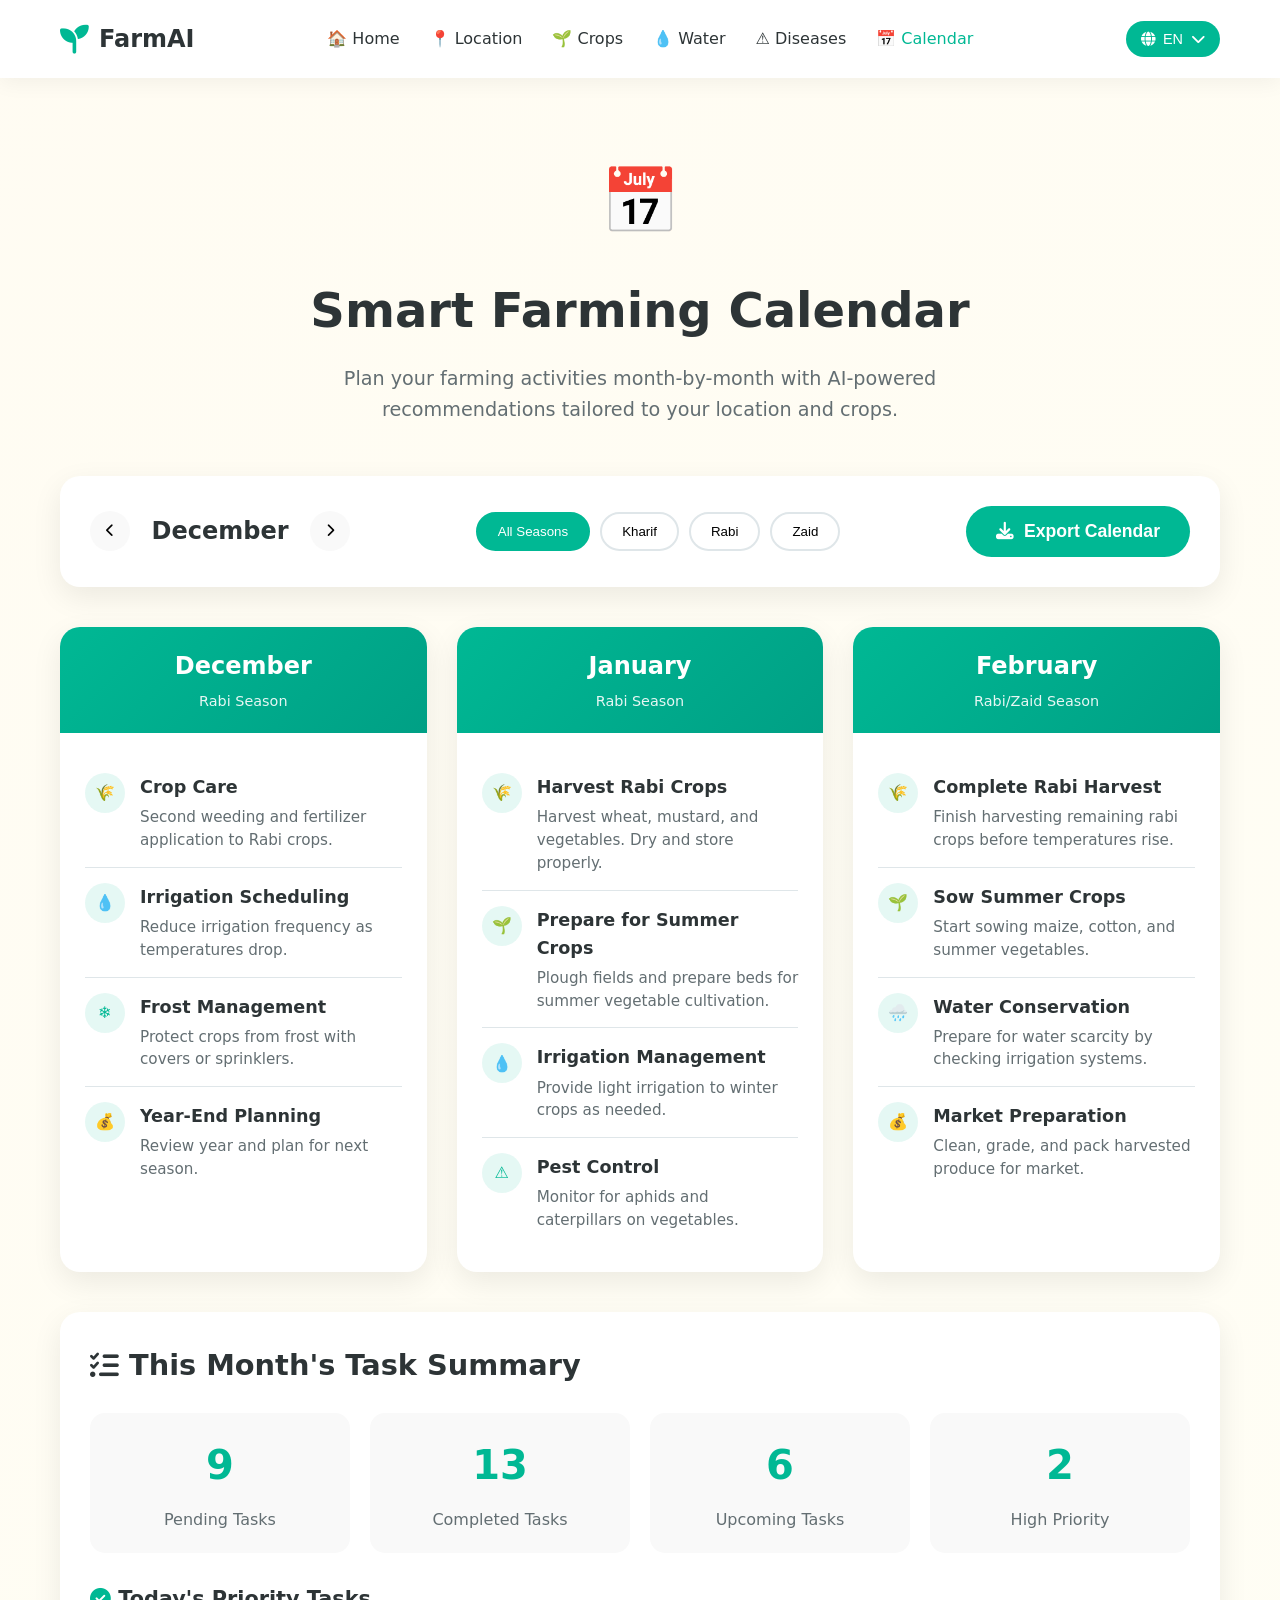
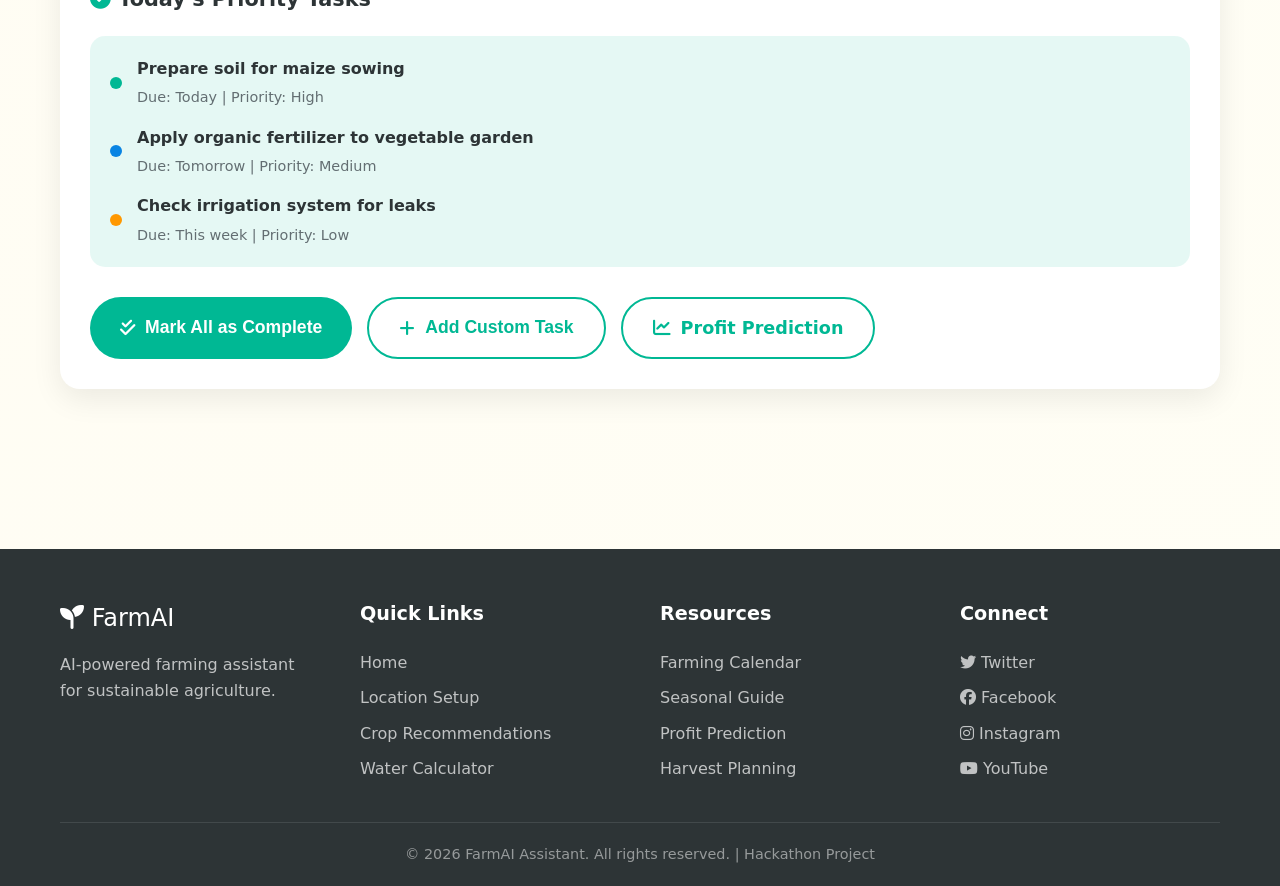
<file: calendar.html>
<!DOCTYPE html>
<html lang="en">
<head>
    <meta charset="UTF-8">
    <meta name="viewport" content="width=device-width, initial-scale=1.0">
    <title>📅 Farming Calendar - FarmAI</title>
    <link rel="stylesheet" href="https://cdnjs.cloudflare.com/ajax/libs/font-awesome/6.4.0/css/all.min.css">
    <style>
        :root {
            --primary: #00b894;
            --primary-dark: #00a085;
            --secondary: #0984e3;
            --dark: #2d3436;
            --light: #f9f9f9;
            --gray: #636e72;
            --light-gray: #dfe6e9;
            --shadow: 0 10px 30px rgba(0, 0, 0, 0.08);
            --transition: all 0.3s ease;
        }

        * {
            margin: 0;
            padding: 0;
            box-sizing: border-box;
        }

        body {
            font-family: 'Segoe UI', system-ui, -apple-system, sans-serif;
            line-height: 1.6;
            color: var(--dark);
            background: linear-gradient(135deg, rgba(255, 193, 7, 0.05) 0%, rgba(255, 235, 59, 0.05) 100%);
            min-height: 100vh;
        }

        .container {
            max-width: 1200px;
            margin: 0 auto;
            padding: 0 20px;
        }

        /* Navbar */
        .navbar {
            position: fixed;
            top: 0;
            width: 100%;
            background: rgba(255, 255, 255, 0.95);
            backdrop-filter: blur(10px);
            box-shadow: 0 5px 20px rgba(0, 0, 0, 0.05);
            z-index: 1000;
            padding: 20px 0;
        }

        .nav-container {
            display: flex;
            justify-content: space-between;
            align-items: center;
        }

        .logo {
            display: flex;
            align-items: center;
            gap: 10px;
            text-decoration: none;
            color: var(--dark);
            font-weight: 700;
            font-size: 1.5rem;
        }

        .logo i {
            color: var(--primary);
            font-size: 1.8rem;
        }

        .nav-links {
            display: flex;
            gap: 30px;
        }

        .nav-links a {
            text-decoration: none;
            color: var(--dark);
            font-weight: 500;
            transition: var(--transition);
            position: relative;
        }

        .nav-links a:hover {
            color: var(--primary);
        }

        .nav-links a::after {
            content: '';
            position: absolute;
            bottom: -5px;
            left: 0;
            width: 0;
            height: 2px;
            background: var(--primary);
            transition: var(--transition);
        }

        .nav-links a:hover::after {
            width: 100%;
        }

        /* ===== LANGUAGE SELECTOR ===== */
        .language-selector {
            position: relative;
            margin-left: 20px;
        }

        .language-btn {
            display: flex;
            align-items: center;
            gap: 8px;
            padding: 10px 15px;
            background: var(--primary);
            color: white;
            border: none;
            border-radius: 25px;
            cursor: pointer;
            font-size: 0.9rem;
            font-weight: 500;
            transition: var(--transition);
        }

        .language-btn:hover {
            background: var(--primary-dark);
            transform: translateY(-2px);
        }

        .language-menu {
            position: absolute;
            top: 100%;
            right: 0;
            background: white;
            border-radius: 10px;
            box-shadow: 0 10px 30px rgba(0, 0, 0, 0.15);
            min-width: 200px;
            z-index: 1000;
            opacity: 0;
            visibility: hidden;
            transform: translateY(-10px);
            transition: var(--transition);
            margin-top: 10px;
        }

        .language-menu.active {
            opacity: 1;
            visibility: visible;
            transform: translateY(0);
        }

        .language-option {
            display: flex;
            align-items: center;
            gap: 12px;
            padding: 12px 16px;
            cursor: pointer;
            transition: var(--transition);
            border-bottom: 1px solid var(--light-gray);
        }

        .language-option:last-child {
            border-bottom: none;
        }

        .language-option:hover {
            background: var(--light);
            color: var(--primary);
        }

        .language-option .flag {
            font-size: 1.2rem;
        }

        .language-option span:last-child {
            font-weight: 500;
        }

        @media (max-width: 768px) {
            .nav-links {
                display: none;
                position: absolute;
                top: 100%;
                left: 0;
                width: 100%;
                background: white;
                flex-direction: column;
                padding: 20px;
                box-shadow: 0 10px 20px rgba(0,0,0,0.1);
            }
            
            .nav-links.active {
                display: flex;
            }
            
            .mobile-menu-btn {
                display: block;
            }
        }

        .mobile-menu-btn {
            display: none;
            background: none;
            border: none;
            font-size: 1.5rem;
            color: var(--dark);
            cursor: pointer;
        }

        /* Main Content */
        .main-content {
            padding: 150px 0 80px;
        }

        /* Page Header */
        .page-header {
            text-align: center;
            margin-bottom: 50px;
        }

        .page-header h1 {
            font-size: 3rem;
            color: var(--dark);
            margin-bottom: 15px;
        }

        .page-header .icon {
            font-size: 4rem;
            color: var(--primary);
            margin-bottom: 20px;
        }

        .page-header p {
            color: var(--gray);
            font-size: 1.2rem;
            max-width: 700px;
            margin: 0 auto;
        }

        /* Calendar Controls */
        .calendar-controls {
            background: white;
            border-radius: 20px;
            padding: 30px;
            box-shadow: var(--shadow);
            margin-bottom: 40px;
            display: flex;
            justify-content: space-between;
            align-items: center;
            flex-wrap: wrap;
            gap: 20px;
        }

        .month-selector {
            display: flex;
            align-items: center;
            gap: 15px;
        }

        .month-selector button {
            background: var(--light);
            border: none;
            width: 40px;
            height: 40px;
            border-radius: 50%;
            cursor: pointer;
            display: flex;
            align-items: center;
            justify-content: center;
            transition: var(--transition);
        }

        .month-selector button:hover {
            background: var(--primary);
            color: white;
        }

        .month-name {
            font-size: 1.5rem;
            font-weight: 600;
            color: var(--dark);
            min-width: 150px;
            text-align: center;
        }

        .season-selector {
            display: flex;
            gap: 10px;
            flex-wrap: wrap;
        }

        .season-btn {
            padding: 10px 20px;
            border: 2px solid var(--light-gray);
            background: white;
            border-radius: 25px;
            cursor: pointer;
            transition: var(--transition);
            font-weight: 500;
        }

        .season-btn.active {
            background: var(--primary);
            color: white;
            border-color: var(--primary);
        }

        .season-btn:hover:not(.active) {
            border-color: var(--primary);
            color: var(--primary);
        }

        /* Calendar Grid */
        .calendar-grid {
            display: grid;
            grid-template-columns: repeat(auto-fit, minmax(350px, 1fr));
            gap: 30px;
            margin-bottom: 40px;
        }

        .month-card {
            background: white;
            border-radius: 20px;
            overflow: hidden;
            box-shadow: var(--shadow);
            transition: var(--transition);
        }

        .month-card:hover {
            transform: translateY(-5px);
            box-shadow: 0 15px 35px rgba(0, 0, 0, 0.15);
        }

        .month-header {
            background: linear-gradient(135deg, var(--primary) 0%, var(--primary-dark) 100%);
            color: white;
            padding: 20px;
            text-align: center;
        }

        .month-title {
            font-size: 1.5rem;
            font-weight: 700;
            margin-bottom: 5px;
        }

        .month-season {
            font-size: 0.9rem;
            opacity: 0.9;
        }

        .month-body {
            padding: 25px;
        }

        .activities-list {
            list-style: none;
            padding: 0;
        }

        .activity-item {
            display: flex;
            align-items: flex-start;
            gap: 15px;
            padding: 15px 0;
            border-bottom: 1px solid var(--light-gray);
        }

        .activity-item:last-child {
            border-bottom: none;
        }

        .activity-icon {
            width: 40px;
            height: 40px;
            background: rgba(0, 184, 148, 0.1);
            border-radius: 50%;
            display: flex;
            align-items: center;
            justify-content: center;
            color: var(--primary);
            flex-shrink: 0;
        }

        .activity-content h4 {
            color: var(--dark);
            margin-bottom: 5px;
            font-size: 1.1rem;
        }

        .activity-content p {
            color: var(--gray);
            font-size: 0.95rem;
            line-height: 1.5;
        }

        /* Task Summary */
        .task-summary {
            background: white;
            border-radius: 20px;
            padding: 30px;
            box-shadow: var(--shadow);
            margin-top: 40px;
        }

        .task-summary h2 {
            color: var(--dark);
            margin-bottom: 25px;
            font-size: 1.8rem;
            display: flex;
            align-items: center;
            gap: 10px;
        }

        .task-stats {
            display: grid;
            grid-template-columns: repeat(auto-fit, minmax(200px, 1fr));
            gap: 20px;
            margin-bottom: 30px;
        }

        .stat-card {
            background: var(--light);
            padding: 20px;
            border-radius: 15px;
            text-align: center;
        }

        .stat-number {
            font-size: 2.5rem;
            font-weight: 700;
            color: var(--primary);
            margin-bottom: 10px;
        }

        .stat-label {
            color: var(--gray);
            font-size: 1rem;
        }

        /* Buttons */
        .btn {
            display: inline-flex;
            align-items: center;
            gap: 10px;
            padding: 15px 30px;
            border-radius: 50px;
            text-decoration: none;
            font-weight: 600;
            font-size: 1.1rem;
            transition: var(--transition);
            border: none;
            cursor: pointer;
        }

        .btn-primary {
            background: var(--primary);
            color: white;
        }

        .btn-primary:hover {
            background: var(--primary-dark);
            transform: translateY(-3px);
            box-shadow: 0 10px 20px rgba(0, 184, 148, 0.3);
        }

        .btn-secondary {
            background: white;
            color: var(--primary);
            border: 2px solid var(--primary);
        }

        .btn-secondary:hover {
            background: var(--primary);
            color: white;
        }

        /* Footer */
        footer {
            background: var(--dark);
            color: white;
            padding: 50px 0 20px;
            margin-top: 80px;
        }

        .footer-content {
            display: grid;
            grid-template-columns: repeat(auto-fit, minmax(250px, 1fr));
            gap: 40px;
            margin-bottom: 30px;
        }

        .footer-links h3 {
            color: white;
            margin-bottom: 20px;
            font-size: 1.2rem;
        }

        .footer-links ul {
            list-style: none;
        }

        .footer-links li {
            margin-bottom: 10px;
        }

        .footer-links a {
            color: rgba(255, 255, 255, 0.7);
            text-decoration: none;
            transition: var(--transition);
        }

        .footer-links a:hover {
            color: white;
            padding-left: 5px;
        }

        .copyright {
            text-align: center;
            padding-top: 20px;
            border-top: 1px solid rgba(255, 255, 255, 0.1);
            color: rgba(255, 255, 255, 0.5);
            font-size: 0.9rem;
        }

        /* Responsive */
        @media (max-width: 768px) {
            .nav-links {
                display: none;
                position: absolute;
                top: 70px;
                left: 0;
                width: 100%;
                background: white;
                flex-direction: column;
                padding: 20px;
                box-shadow: 0 10px 20px rgba(0,0,0,0.1);
            }
            
            .mobile-menu-btn {
                display: block;
            }
            
            .main-content {
                padding: 120px 0 40px;
            }
            
            .page-header h1 {
                font-size: 2.5rem;
            }
            
            .calendar-controls {
                flex-direction: column;
                align-items: stretch;
            }
            
            .month-selector {
                justify-content: center;
            }
            
            .season-selector {
                justify-content: center;
            }
            
            .calendar-grid {
                grid-template-columns: 1fr;
            }
            
            .task-stats {
                grid-template-columns: 1fr;
            }
        }

        @media (max-width: 480px) {
            .page-header h1 {
                font-size: 2rem;
            }
            
            .month-selector {
                flex-wrap: wrap;
                justify-content: center;
            }
            
            .season-selector {
                justify-content: center;
            }
        }
    </style>
</head>
<body>
    <!-- Navbar -->
    <nav class="navbar">
        <div class="container nav-container">
            <a href="/" class="logo">
                <i class="fas fa-seedling"></i>
                <span>FarmAI</span>
            </a>
            
            <div class="nav-links">
                <a href="/">🏠 Home</a>
                <a href="/location">📍 Location</a>
                <a href="/crops">🌱 Crops</a>
                <a href="/water">💧 Water</a>
                <a href="/diseases">⚠️ Diseases</a>
                <a href="/calendar" style="color: var(--primary);">📅 Calendar</a>
            </div>
            
            <!-- Language Selector -->
            <div class="language-selector">
                <button class="language-btn" onclick="toggleLanguageMenu()">
                    <i class="fas fa-globe"></i>
                    <span id="current-language">EN</span>
                    <i class="fas fa-chevron-down"></i>
                </button>
                <div class="language-menu" id="languageMenu">
                    <div class="language-option" onclick="changeLanguage('en')">
                        <span class="flag">🇺🇸</span>
                        <span>English</span>
                    </div>
                    <div class="language-option" onclick="changeLanguage('hi')">
                        <span class="flag">🇮🇳</span>
                        <span>हिंदी</span>
                    </div>
                    <div class="language-option" onclick="changeLanguage('te')">
                        <span class="flag">🇮🇳</span>
                        <span>తెలుగు</span>
                    </div>
                    <div class="language-option" onclick="changeLanguage('ta')">
                        <span class="flag">🇮🇳</span>
                        <span>தமிழ்</span>
                    </div>
                    <div class="language-option" onclick="changeLanguage('bn')">
                        <span class="flag">🇧🇩</span>
                        <span>বাংলা</span>
                    </div>
                    <div class="language-option" onclick="changeLanguage('mr')">
                        <span class="flag">🇮🇳</span>
                        <span>मराठी</span>
                    </div>
                    <div class="language-option" onclick="changeLanguage('gu')">
                        <span class="flag">🇮🇳</span>
                        <span>ગુજરાતી</span>
                    </div>
                    <div class="language-option" onclick="changeLanguage('kn')">
                        <span class="flag">🇮🇳</span>
                        <span>ಕನ್ನಡ</span>
                    </div>
                    <div class="language-option" onclick="changeLanguage('ml')">
                        <span class="flag">🇮🇳</span>
                        <span>മലയാളം</span>
                    </div>
                    <div class="language-option" onclick="changeLanguage('pa')">
                        <span class="flag">🇮🇳</span>
                        <span>ਪੰਜਾਬੀ</span>
                    </div>
                </div>
            </div>
            
            <button class="mobile-menu-btn">
                <i class="fas fa-bars"></i>
            </button>
        </div>
    </nav>

    <!-- Main Content -->
    <div class="main-content">
        <div class="container">
            <!-- Page Header -->
            <div class="page-header">
                <div class="icon">📅</div>
                <h1 data-translate="calendar_title">Smart Farming Calendar</h1>
                <p data-translate="calendar_subtitle">Plan your farming activities month-by-month with AI-powered recommendations tailored to your location and crops.</p>
            </div>

            <!-- Calendar Controls -->
            <div class="calendar-controls">
                <div class="month-selector">
                    <button onclick="changeMonth(-1)">
                        <i class="fas fa-chevron-left"></i>
                    </button>
                    <div class="month-name" id="currentMonth">January</div>
                    <button onclick="changeMonth(1)">
                        <i class="fas fa-chevron-right"></i>
                    </button>
                </div>
                
                <div class="season-selector">
                    <button class="season-btn active" onclick="filterBySeason('all')">All Seasons</button>
                    <button class="season-btn" onclick="filterBySeason('kharif')">Kharif</button>
                    <button class="season-btn" onclick="filterBySeason('rabi')">Rabi</button>
                    <button class="season-btn" onclick="filterBySeason('zaid')">Zaid</button>
                </div>
                
                <button class="btn btn-primary" onclick="exportCalendar()">
                    <i class="fas fa-download"></i> Export Calendar
                </button>
            </div>

            <!-- Calendar Grid -->
            <div class="calendar-grid" id="calendarGrid">
                <!-- Months will be populated by JavaScript -->
            </div>

            <!-- Task Summary -->
            <div class="task-summary">
                <h2><i class="fas fa-tasks"></i> This Month's Task Summary</h2>
                
                <div class="task-stats">
                    <div class="stat-card">
                        <div class="stat-number" id="pendingTasks">8</div>
                        <div class="stat-label">Pending Tasks</div>
                    </div>
                    
                    <div class="stat-card">
                        <div class="stat-number" id="completedTasks">12</div>
                        <div class="stat-label">Completed Tasks</div>
                    </div>
                    
                    <div class="stat-card">
                        <div class="stat-number" id="upcomingTasks">5</div>
                        <div class="stat-label">Upcoming Tasks</div>
                    </div>
                    
                    <div class="stat-card">
                        <div class="stat-number" id="priorityTasks">3</div>
                        <div class="stat-label">High Priority</div>
                    </div>
                </div>
                
                <div style="margin-top: 30px;">
                    <h3 style="color: var(--dark); margin-bottom: 20px; font-size: 1.3rem;">
                        <i class="fas fa-check-circle" style="color: var(--primary);"></i> Today's Priority Tasks
                    </h3>
                    
                    <div style="background: rgba(0, 184, 148, 0.1); padding: 20px; border-radius: 15px;">
                        <div style="display: flex; align-items: center; gap: 15px; margin-bottom: 15px;">
                            <div style="width: 12px; height: 12px; background: var(--primary); border-radius: 50%;"></div>
                            <div>
                                <strong>Prepare soil for maize sowing</strong>
                                <p style="color: var(--gray); font-size: 0.9rem; margin-top: 5px;">Due: Today | Priority: High</p>
                            </div>
                        </div>
                        
                        <div style="display: flex; align-items: center; gap: 15px; margin-bottom: 15px;">
                            <div style="width: 12px; height: 12px; background: var(--secondary); border-radius: 50%;"></div>
                            <div>
                                <strong>Apply organic fertilizer to vegetable garden</strong>
                                <p style="color: var(--gray); font-size: 0.9rem; margin-top: 5px;">Due: Tomorrow | Priority: Medium</p>
                            </div>
                        </div>
                        
                        <div style="display: flex; align-items: center; gap: 15px;">
                            <div style="width: 12px; height: 12px; background: #ff9800; border-radius: 50%;"></div>
                            <div>
                                <strong>Check irrigation system for leaks</strong>
                                <p style="color: var(--gray); font-size: 0.9rem; margin-top: 5px;">Due: This week | Priority: Low</p>
                            </div>
                        </div>
                    </div>
                </div>
                
                <!-- UPDATED: Button now correctly links to /profit route -->
                <div style="margin-top: 30px; display: flex; gap: 15px; flex-wrap: wrap;">
                    <button class="btn btn-primary" onclick="markAllComplete()">
                        <i class="fas fa-check-double"></i> Mark All as Complete
                    </button>
                    
                    <button class="btn btn-secondary" onclick="addCustomTask()">
                        <i class="fas fa-plus"></i> Add Custom Task
                    </button>
                    
                    <!-- UPDATED LINK: Now uses Flask route /profit -->
                    <a href="/profit" class="btn btn-secondary">
                        <i class="fas fa-chart-line"></i> Profit Prediction
                    </a>
                </div>
            </div>
        </div>
    </div>

    <!-- Footer -->
    <footer>
        <div class="container">
            <div class="footer-content">
                <div class="footer-about">
                    <div class="footer-logo" style="color: white; font-size: 1.5rem; margin-bottom: 15px;">
                        <i class="fas fa-seedling"></i> FarmAI
                    </div>
                    <p style="color: rgba(255, 255, 255, 0.7);">AI-powered farming assistant for sustainable agriculture.</p>
                </div>
                
                <div class="footer-links">
                    <h3>Quick Links</h3>
                    <ul>
                        <li><a href="/">Home</a></li>
                        <li><a href="/location">Location Setup</a></li>
                        <li><a href="/crops">Crop Recommendations</a></li>
                        <li><a href="/water">Water Calculator</a></li>
                    </ul>
                </div>
                
                <div class="footer-links">
                    <h3>Resources</h3>
                    <ul>
                        <li><a href="/calendar">Farming Calendar</a></li>
                        <li><a href="#">Seasonal Guide</a></li>
                        <li><a href="/profit">Profit Prediction</a></li>
                        <li><a href="#">Harvest Planning</a></li>
                    </ul>
                </div>
                
                <div class="footer-links">
                    <h3>Connect</h3>
                    <ul>
                        <li><a href="#"><i class="fab fa-twitter"></i> Twitter</a></li>
                        <li><a href="#"><i class="fab fa-facebook"></i> Facebook</a></li>
                        <li><a href="#"><i class="fab fa-instagram"></i> Instagram</a></li>
                        <li><a href="#"><i class="fab fa-youtube"></i> YouTube</a></li>
                    </ul>
                </div>
            </div>
            
            <div class="copyright">
                <p>&copy; 2024 FarmAI Assistant. All rights reserved. | Hackathon Project</p>
            </div>
        </div>
    </footer>

    <script>
        // Mobile Menu Toggle
        const mobileMenuBtn = document.querySelector('.mobile-menu-btn');
        const navLinks = document.querySelector('.nav-links');
        
        mobileMenuBtn.addEventListener('click', () => {
            navLinks.style.display = navLinks.style.display === 'flex' ? 'none' : 'flex';
        });
        
        // Calendar Data
        const monthsData = [
            {
                name: 'January',
                season: 'Rabi',
                activities: [
                    { icon: '🌾', title: 'Harvest Rabi Crops', description: 'Harvest wheat, mustard, and vegetables. Dry and store properly.' },
                    { icon: '🌱', title: 'Prepare for Summer Crops', description: 'Plough fields and prepare beds for summer vegetable cultivation.' },
                    { icon: '💧', title: 'Irrigation Management', description: 'Provide light irrigation to winter crops as needed.' },
                    { icon: '⚠️', title: 'Pest Control', description: 'Monitor for aphids and caterpillars on vegetables.' }
                ]
            },
            {
                name: 'February',
                season: 'Rabi/Zaid',
                activities: [
                    { icon: '🌾', title: 'Complete Rabi Harvest', description: 'Finish harvesting remaining rabi crops before temperatures rise.' },
                    { icon: '🌱', title: 'Sow Summer Crops', description: 'Start sowing maize, cotton, and summer vegetables.' },
                    { icon: '🌧️', title: 'Water Conservation', description: 'Prepare for water scarcity by checking irrigation systems.' },
                    { icon: '💰', title: 'Market Preparation', description: 'Clean, grade, and pack harvested produce for market.' }
                ]
            },
            {
                name: 'March',
                season: 'Zaid',
                activities: [
                    { icon: '🌱', title: 'Sow Zaid Crops', description: 'Sow moong, melons, cucumber, and other short-duration crops.' },
                    { icon: '💧', title: 'Irrigation Critical', description: 'Increase irrigation frequency as temperatures rise.' },
                    { icon: '🌿', title: 'Weed Control', description: 'Regular weeding and mulching to conserve soil moisture.' },
                    { icon: '🐛', title: 'Pest Monitoring', description: 'Watch for whiteflies and mites on summer crops.' }
                ]
            },
            {
                name: 'April',
                season: 'Zaid',
                activities: [
                    { icon: '🌾', title: 'Harvest Early Zaid', description: 'Harvest early-sown summer crops like vegetables and pulses.' },
                    { icon: '🌱', title: 'Prepare for Kharif', description: 'Start preparing land for upcoming Kharif season.' },
                    { icon: '🔥', title: 'Heat Management', description: 'Protect crops from heat stress with shade and mulching.' },
                    { icon: '💧', title: 'Water Scheduling', description: 'Water early morning or late evening to reduce evaporation.' }
                ]
            },
            {
                name: 'May',
                season: 'Kharif Preparation',
                activities: [
                    { icon: '🌱', title: 'Nursery Preparation', description: 'Prepare nurseries for rice, vegetables, and other Kharif crops.' },
                    { icon: '🌾', title: 'Harvest Remaining Crops', description: 'Complete harvesting of all summer crops.' },
                    { icon: '🌧️', title: 'Wait for Monsoon', description: 'Monitor weather forecasts for monsoon arrival.' },
                    { icon: '🛠️', title: 'Equipment Check', description: 'Repair and maintain farming equipment for Kharif season.' }
                ]
            },
            {
                name: 'June',
                season: 'Kharif',
                activities: [
                    { icon: '🌧️', title: 'Monsoon Begins', description: 'Start sowing with first monsoon showers.' },
                    { icon: '🌱', title: 'Sow Kharif Crops', description: 'Sow rice, maize, cotton, soybeans, and pulses.' },
                    { icon: '💧', title: 'Rainwater Harvesting', description: 'Collect and store rainwater for future use.' },
                    { icon: '⚠️', title: 'Disease Watch', description: 'Monitor for fungal diseases in humid conditions.' }
                ]
            },
            {
                name: 'July',
                season: 'Kharif',
                activities: [
                    { icon: '🌱', title: 'Continue Sowing', description: 'Complete sowing of all Kharif crops.' },
                    { icon: '🌿', title: 'Weed Management', description: 'First weeding of Kharif crops. Use organic weed control.' },
                    { icon: '💧', title: 'Drainage Management', description: 'Ensure proper drainage to prevent waterlogging.' },
                    { icon: '🌾', title: 'Fertilizer Application', description: 'Apply first dose of fertilizers to growing crops.' }
                ]
            },
            {
                name: 'August',
                season: 'Kharif',
                activities: [
                    { icon: '🌾', title: 'Crop Maintenance', description: 'Second weeding and earthing up of crops.' },
                    { icon: '💧', title: 'Irrigation as Needed', description: 'Supplement irrigation if monsoon breaks occur.' },
                    { icon: '🐛', title: 'Pest Control', description: 'Monitor and control pests like stem borers and leaf rollers.' },
                    { icon: '🌱', title: 'Sow Late Kharif', description: 'Sow late varieties of pulses and vegetables.' }
                ]
            },
            {
                name: 'September',
                season: 'Kharif/Rabi',
                activities: [
                    { icon: '🌾', title: 'Harvest Early Kharif', description: 'Start harvesting early-maturing Kharif crops.' },
                    { icon: '🌱', title: 'Prepare for Rabi', description: 'Begin land preparation for Rabi season crops.' },
                    { icon: '💧', title: 'Water Management', description: 'Conserve soil moisture for upcoming dry period.' },
                    { icon: '💰', title: 'Market Planning', description: 'Plan marketing strategy for Kharif harvest.' }
                ]
            },
            {
                name: 'October',
                season: 'Rabi',
                activities: [
                    { icon: '🌾', title: 'Complete Kharif Harvest', description: 'Finish harvesting all Kharif crops.' },
                    { icon: '🌱', title: 'Sow Rabi Crops', description: 'Start sowing wheat, barley, mustard, and vegetables.' },
                    { icon: '💧', title: 'Irrigation Critical', description: 'Provide pre-sowing irrigation for Rabi crops.' },
                    { icon: '🌿', title: 'Soil Preparation', description: 'Fine tilth preparation for small-seeded crops.' }
                ]
            },
            {
                name: 'November',
                season: 'Rabi',
                activities: [
                    { icon: '🌱', title: 'Complete Rabi Sowing', description: 'Finish sowing all Rabi crops before winter.' },
                    { icon: '💧', title: 'First Irrigation', description: 'Apply first irrigation to newly sown crops.' },
                    { icon: '🌿', title: 'Weed Control', description: 'First weeding of Rabi crops.' },
                    { icon: '🌡️', title: 'Frost Protection', description: 'Prepare for frost protection measures.' }
                ]
            },
            {
                name: 'December',
                season: 'Rabi',
                activities: [
                    { icon: '🌾', title: 'Crop Care', description: 'Second weeding and fertilizer application to Rabi crops.' },
                    { icon: '💧', title: 'Irrigation Scheduling', description: 'Reduce irrigation frequency as temperatures drop.' },
                    { icon: '❄️', title: 'Frost Management', description: 'Protect crops from frost with covers or sprinklers.' },
                    { icon: '💰', title: 'Year-End Planning', description: 'Review year and plan for next season.' }
                ]
            }
        ];
        
        let currentMonthIndex = new Date().getMonth(); // 0-11
        
        // Render Calendar
        function renderCalendar() {
            const container = document.getElementById('calendarGrid');
            const currentMonth = document.getElementById('currentMonth');
            
            // Update current month display
            currentMonth.textContent = monthsData[currentMonthIndex].name;
            
            // Clear container
            container.innerHTML = '';
            
            // Show current month and next 2 months
            for (let i = 0; i < 3; i++) {
                const monthIndex = (currentMonthIndex + i) % 12;
                const month = monthsData[monthIndex];
                
                const monthCard = document.createElement('div');
                monthCard.className = 'month-card';
                monthCard.innerHTML = `
                    <div class="month-header">
                        <div class="month-title">${month.name}</div>
                        <div class="month-season">${month.season} Season</div>
                    </div>
                    <div class="month-body">
                        <ul class="activities-list">
                            ${month.activities.map(activity => `
                                <li class="activity-item">
                                    <div class="activity-icon">
                                        ${activity.icon}
                                    </div>
                                    <div class="activity-content">
                                        <h4>${activity.title}</h4>
                                        <p>${activity.description}</p>
                                    </div>
                                </li>
                            `).join('')}
                        </ul>
                    </div>
                `;
                container.appendChild(monthCard);
            }
            
            // Update task summary
            updateTaskSummary();
        }
        
        // Change Month
        function changeMonth(direction) {
            currentMonthIndex = (currentMonthIndex + direction + 12) % 12;
            renderCalendar();
        }
        
        // Filter by Season
        function filterBySeason(season) {
            // Update active button
            document.querySelectorAll('.season-btn').forEach(btn => {
                btn.classList.remove('active');
            });
            event.target.classList.add('active');
            
            // In a real app, this would filter the calendar
            // For demo, we'll just show an alert
            if (season !== 'all') {
                alert(`Showing activities for ${season} season`);
            }
            
            renderCalendar();
        }
        
        // Update Task Summary
        function updateTaskSummary() {
            // Random task counts for demo
            document.getElementById('pendingTasks').textContent = Math.floor(Math.random() * 5) + 6;
            document.getElementById('completedTasks').textContent = Math.floor(Math.random() * 5) + 10;
            document.getElementById('upcomingTasks').textContent = Math.floor(Math.random() * 5) + 3;
            document.getElementById('priorityTasks').textContent = Math.floor(Math.random() * 3) + 2;
        }
        
        // Export Calendar
        function exportCalendar() {
            alert('✅ Calendar exported successfully! You can print it or save as PDF.');
        }
        
        // Mark All Complete
        function markAllComplete() {
            if (confirm('Mark all tasks for this month as complete?')) {
                document.getElementById('pendingTasks').textContent = '0';
                document.getElementById('completedTasks').textContent = '20';
                alert('All tasks marked as complete! Great job! 🎉');
            }
        }
        
        // Add Custom Task
        function addCustomTask() {
            const task = prompt('Enter your custom farming task:');
            if (task) {
                alert(`Task added: "${task}"\nIt will appear in your personal task list.`);
            }
        }
        
        // Initialize
        document.addEventListener('DOMContentLoaded', () => {
            renderCalendar();
            
            // Update copyright year
            document.querySelector('.copyright p').innerHTML = 
                `© ${new Date().getFullYear()} FarmAI Assistant. All rights reserved. | Hackathon Project`;
        });
    </script>
</body>
</html>
</file>
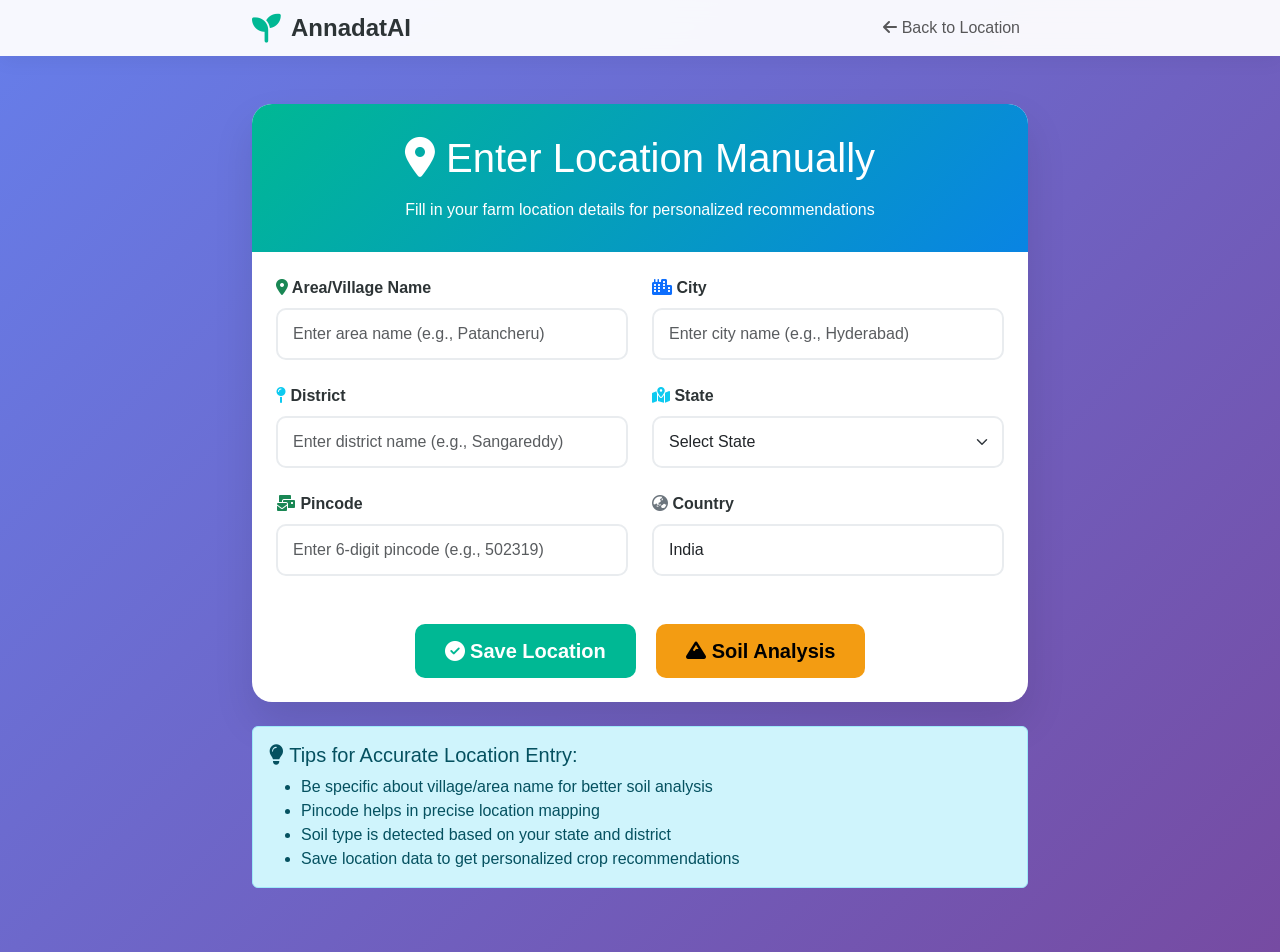
<file: location_manual.html>
<!DOCTYPE html>
<html lang="en">
<head>
    <meta charset="UTF-8">
    <meta name="viewport" content="width=device-width, initial-scale=1.0">
    <title>AnnadatAI - Manual Location Entry</title>
    <link rel="stylesheet" href="https://cdnjs.cloudflare.com/ajax/libs/font-awesome/6.4.0/css/all.min.css">
    <link href="https://cdn.jsdelivr.net/npm/bootstrap@5.3.0/dist/css/bootstrap.min.css" rel="stylesheet">
    <style>
        :root {
            --primary: #00b894;
            --primary-dark: #00a085;
            --secondary: #0984e3;
            --dark: #2d3436;
            --light: #f9f9f9;
            --gray: #636e72;
            --light-gray: #dfe6e9;
            --shadow: 0 10px 30px rgba(0, 0, 0, 0.08);
            --transition: all 0.3s ease;
        }

        body {
            background: linear-gradient(135deg, #667eea 0%, #764ba2 100%);
            min-height: 100vh;
            font-family: 'Segoe UI', Tahoma, Geneva, Verdana, sans-serif;
        }

        .container {
            max-width: 800px;
        }

        .location-card {
            background: white;
            border-radius: 20px;
            box-shadow: 0 20px 40px rgba(0, 0, 0, 0.1);
            overflow: hidden;
        }

        .card-header {
            background: linear-gradient(135deg, var(--primary), var(--secondary));
            color: white;
            padding: 30px;
            text-align: center;
        }

        .form-control, .form-select {
            border-radius: 10px;
            border: 2px solid #e9ecef;
            padding: 12px 15px;
            transition: var(--transition);
        }

        .form-control:focus, .form-select:focus {
            border-color: var(--primary);
            box-shadow: 0 0 0 0.2rem rgba(0, 184, 148, 0.25);
        }

        .btn-primary {
            background: var(--primary);
            border: none;
            border-radius: 10px;
            padding: 12px 30px;
            font-weight: 600;
            transition: var(--transition);
        }

        .btn-primary:hover {
            background: var(--primary-dark);
            transform: translateY(-2px);
        }

        .btn-warning {
            background: #f39c12;
            border: none;
            border-radius: 10px;
            padding: 12px 30px;
            font-weight: 600;
            transition: var(--transition);
        }

        .btn-warning:hover {
            background: #e67e22;
            transform: translateY(-2px);
        }

        .form-label {
            font-weight: 600;
            color: var(--dark);
            margin-bottom: 8px;
        }

        .input-group-text {
            background: var(--light);
            border: 2px solid #e9ecef;
            border-right: none;
        }

        .navbar {
            background: rgba(255, 255, 255, 0.95);
            backdrop-filter: blur(10px);
            box-shadow: 0 5px 20px rgba(0, 0, 0, 0.05);
        }

        .logo {
            display: flex;
            align-items: center;
            gap: 10px;
            text-decoration: none;
            color: var(--dark);
            font-weight: 700;
            font-size: 1.5rem;
        }

        .logo i {
            color: var(--primary);
            font-size: 1.8rem;
        }
    </style>
</head>
<body>
    <!-- Navbar -->
    <nav class="navbar navbar-expand-lg">
        <div class="container">
            <a href="/" class="logo">
                <i class="fas fa-seedling"></i>
                <span>AnnadatAI</span>
            </a>
            <div class="navbar-nav ms-auto">
                <a href="/location" class="nav-link">
                    <i class="fas fa-arrow-left"></i> Back to Location
                </a>
            </div>
        </div>
    </nav>

    <div class="container py-5">
        <div class="location-card">
            <div class="card-header">
                <h1 class="mb-3">
                    <i class="fas fa-map-marker-alt"></i>
                    Enter Location Manually
                </h1>
                <p class="mb-0">Fill in your farm location details for personalized recommendations</p>
            </div>
            
            <div class="card-body p-4">
                <form id="manualLocationForm">
                    <div class="row g-4">
                        <div class="col-md-6">
                            <label class="form-label">
                                <i class="fas fa-map-marker-alt text-success"></i> Area/Village Name
                            </label>
                            <input type="text" id="areaNameInput" class="form-control" 
                                   placeholder="Enter area name (e.g., Patancheru)" required>
                        </div>
                        <div class="col-md-6">
                            <label class="form-label">
                                <i class="fas fa-city text-primary"></i> City
                            </label>
                            <input type="text" id="cityInput" class="form-control" 
                                   placeholder="Enter city name (e.g., Hyderabad)" required>
                        </div>
                        <div class="col-md-6">
                            <label class="form-label">
                                <i class="fas fa-map-pin text-info"></i> District
                            </label>
                            <input type="text" id="districtInput" class="form-control" 
                                   placeholder="Enter district name (e.g., Sangareddy)" required>
                        </div>
                        <div class="col-md-6">
                            <label class="form-label">
                                <i class="fas fa-map-marked-alt text-info"></i> State
                            </label>
                            <select id="stateSelect" class="form-select" required>
                                <option value="">Select State</option>
                                <option value="MH">Maharashtra</option>
                                <option value="UP">Uttar Pradesh</option>
                                <option value="KA">Karnataka</option>
                                <option value="GJ">Gujarat</option>
                                <option value="RJ">Rajasthan</option>
                                <option value="TN">Tamil Nadu</option>
                                <option value="MP">Madhya Pradesh</option>
                                <option value="AP">Andhra Pradesh</option>
                                <option value="WB">West Bengal</option>
                                <option value="PB">Punjab</option>
                                <option value="OD">Odisha</option>
                                <option value="KL">Kerala</option>
                                <option value="HR">Haryana</option>
                                <option value="BR">Bihar</option>
                                <option value="TG">Telangana</option>
                                <option value="AS">Assam</option>
                                <option value="JH">Jharkhand</option>
                                <option value="CH">Chhattisgarh</option>
                                <option value="UK">Uttarakhand</option>
                                <option value="HP">Himachal Pradesh</option>
                            </select>
                        </div>
                        <div class="col-md-6">
                            <label class="form-label">
                                <i class="fas fa-mail-bulk text-success"></i> Pincode
                            </label>
                            <input type="text" id="pincodeInput" class="form-control" 
                                   placeholder="Enter 6-digit pincode (e.g., 502319)" maxlength="6" required>
                        </div>
                        <div class="col-md-6">
                            <label class="form-label">
                                <i class="fas fa-globe-asia text-secondary"></i> Country
                            </label>
                            <input type="text" id="countryInput" class="form-control" 
                                   value="India" readonly>
                        </div>
                    </div>
                    
                    <div class="mt-5 text-center">
                        <button type="submit" class="btn btn-primary btn-lg me-3">
                            <i class="fas fa-check-circle"></i> Save Location
                        </button>
                        <button type="button" class="btn btn-warning btn-lg" onclick="performSoilAnalysis()">
                            <i class="fas fa-mountain"></i> Soil Analysis
                        </button>
                    </div>
                </form>
            </div>
        </div>

        <!-- Tips Section -->
        <div class="alert alert-info mt-4">
            <h5><i class="fas fa-lightbulb"></i> Tips for Accurate Location Entry:</h5>
            <ul class="mb-0">
                <li>Be specific about village/area name for better soil analysis</li>
                <li>Pincode helps in precise location mapping</li>
                <li>Soil type is detected based on your state and district</li>
                <li>Save location data to get personalized crop recommendations</li>
            </ul>
        </div>
    </div>

    <!-- Bootstrap JS -->
    <script src="https://cdn.jsdelivr.net/npm/bootstrap@5.3.0/dist/js/bootstrap.bundle.min.js"></script>
    
    <script>
        // Soil type database based on Indian regions (same as main location page)
        const soilDatabase = {
            red: {
                name: "Red Soil",
                color: "red",
                ph: "5.5 - 6.5 (Acidic)",
                texture: "Sandy to Clay Loam",
                drainage: "Good",
                nutrients: "Low in Nitrogen, Phosphorus; Rich in Iron",
                waterRetention: "Medium",
                improvement: "Add organic compost, lime for pH adjustment, use nitrogen-fixing crops",
                crops: ["Cotton", "Wheat", "Millets", "Pulses", "Oilseeds", "Tobacco"]
            },
            black: {
                name: "Black Soil",
                color: "black",
                ph: "7.5 - 8.5 (Alkaline)",
                texture: "Clayey",
                drainage: "Poor",
                nutrients: "Rich in Iron, Lime, Alumina, Magnesia; Poor in Phosphorus",
                waterRetention: "High",
                improvement: "Add gypsum for drainage, organic matter, phosphorus fertilizers",
                crops: ["Cotton", "Sugarcane", "Wheat", "Tobacco", "Oilseeds", "Citrus"]
            },
            alluvial: {
                name: "Alluvial Soil",
                color: "alluvial",
                ph: "6.5 - 7.5 (Neutral)",
                texture: "Sandy Loam to Silty Loam",
                drainage: "Good to Moderate",
                nutrients: "Rich in Potash, Lime; Moderate in Phosphorus",
                waterRetention: "Medium to High",
                improvement: "Crop rotation, green manure, balanced fertilization",
                crops: ["Rice", "Wheat", "Sugarcane", "Jute", "Maize", "Oilseeds", "Vegetables"]
            },
            laterite: {
                name: "Laterite Soil",
                color: "laterite",
                ph: "5.0 - 6.0 (Acidic)",
                texture: "Porous",
                drainage: "Excessive",
                nutrients: "Poor in Nitrogen, Phosphorus, Potash; Rich in Iron, Aluminum",
                waterRetention: "Low",
                improvement: "Add organic matter, lime, phosphorus fertilizers, terracing for water conservation",
                crops: ["Tea", "Coffee", "Rubber", "Cashew", "Coconut", "Tapioca"]
            },
            sandy: {
                name: "Sandy Soil",
                color: "sandy",
                ph: "6.0 - 7.0 (Slightly Acidic to Neutral)",
                texture: "Coarse",
                drainage: "Very Good",
                nutrients: "Very Low",
                waterRetention: "Very Low",
                improvement: "Add clay, organic compost, mulch heavily, use drip irrigation",
                crops: ["Groundnut", "Watermelon", "Pulses", "Millets", "Cucumber", "Carrot"]
            },
            clay: {
                name: "Clay Soil",
                color: "clay",
                ph: "6.0 - 7.0",
                texture: "Fine",
                drainage: "Poor",
                nutrients: "Rich in Nutrients",
                waterRetention: "High",
                improvement: "Add sand, organic matter, improve drainage",
                crops: ["Rice", "Wheat", "Cabbage", "Broccoli"]
            },
            loam: {
                name: "Loam Soil",
                color: "loam",
                ph: "6.0 - 7.0",
                texture: "Medium",
                drainage: "Good",
                nutrients: "Balanced",
                waterRetention: "Good",
                improvement: "Maintain organic matter, regular composting",
                crops: ["Most vegetables", "Fruits", "Grains", "Flowers"]
            }
        };

        // State to soil type mapping (same as main location page)
        const stateSoilMap = {
            // Red Soil States
            'Maharashtra': 'black',
            'Karnataka': 'red',
            'Tamil Nadu': 'red',
            'Andhra Pradesh': 'red',
            'Telangana': 'red',
            'Odisha': 'red',
            
            // Black Soil States
            'Gujarat': 'black',
            'Madhya Pradesh': 'black',
            
            // Alluvial Soil States
            'Uttar Pradesh': 'alluvial',
            'Punjab': 'alluvial',
            'Haryana': 'alluvial',
            'Bihar': 'alluvial',
            'West Bengal': 'alluvial',
            
            // Laterite Soil States
            'Kerala': 'laterite',
            'Goa': 'laterite',
            
            // Sandy Soil States
            'Rajasthan': 'sandy',
            
            // Clay Soil States
            'Assam': 'clay',
            
            // Loam Soil States
            'Himachal Pradesh': 'loam',
            'Uttarakhand': 'loam'
        };

        function performSoilAnalysis() {
            const areaName = document.getElementById('areaNameInput').value;
            const city = document.getElementById('cityInput').value;
            const district = document.getElementById('districtInput').value;
            const stateSelect = document.getElementById('stateSelect');
            const pincode = document.getElementById('pincodeInput').value;
            
            const state = stateSelect.value;
            const stateName = stateSelect.options[stateSelect.selectedIndex].text;
            
            if (!areaName || !city || !district || !state || !pincode) {
                alert('Please fill in all required fields for soil analysis');
                return;
            }
            
            // Get soil data based on state
            const soilType = stateSoilMap[stateName] || 'alluvial';
            const soilData = soilDatabase[soilType];
            
            // Show soil analysis modal
            showSoilAnalysisModal(stateName, district, areaName, pincode, soilData);
        }

        function convertSoilDataToComprehensive(existingSoilData, state, district) {
            // Convert the existing soilDatabase format to comprehensive analysis format
            const soilTypeColorMap = {
                'red': 'danger',
                'black': 'dark', 
                'alluvial': 'primary',
                'laterite': 'warning',
                'sandy': 'secondary',
                'clay': 'success',
                'loam': 'info'
            };
            
            // Extract pH level and value from the existing format
            let phLevel = 'Neutral';
            let phValue = '7.0';
            
            if (existingSoilData.ph) {
                if (existingSoilData.ph.includes('Acidic')) {
                    phLevel = 'Acidic';
                    // Extract numeric value from string like "5.5 - 6.5 (Acidic)"
                    const match = existingSoilData.ph.match(/(\d+\.?\d*)\s*-\s*(\d+\.?\d*)/);
                    if (match) {
                        phValue = ((parseFloat(match[1]) + parseFloat(match[2])) / 2).toFixed(1);
                    }
                } else if (existingSoilData.ph.includes('Alkaline')) {
                    phLevel = 'Alkaline';
                    const match = existingSoilData.ph.match(/(\d+\.?\d*)\s*-\s*(\d+\.?\d*)/);
                    if (match) {
                        phValue = ((parseFloat(match[1]) + parseFloat(match[2])) / 2).toFixed(1);
                    }
                } else if (existingSoilData.ph.includes('Neutral')) {
                    phLevel = 'Neutral';
                    phValue = '7.0';
                }
            }
            
            // Generate comprehensive soil characteristics based on existing data
            let characteristics = '';
            switch (existingSoilData.name) {
                case 'Red Soil':
                    characteristics = 'Red soil is formed due to weathering of crystalline rocks under tropical and sub-tropical climate. Rich in iron oxide which gives the characteristic red color. Generally well-drained but requires organic matter and lime for better fertility.';
                    break;
                case 'Black Soil':
                    characteristics = 'Black soil, also known as regur soil, is formed from volcanic rocks (basalt). It has excellent water retention capacity and is highly fertile. The soil swells when wet and shrinks when dry, creating natural cracks.';
                    break;
                case 'Alluvial Soil':
                    characteristics = 'Alluvial soil is deposited by rivers and is the most fertile soil type in India. It covers about 40% of the total land area and supports intensive agriculture in river valleys and deltas.';
                    break;
                case 'Laterite Soil':
                    characteristics = 'Laterite soil is formed in tropical regions with high rainfall and temperature. It is highly leached and acidic due to heavy monsoon rains, requiring significant amendments for successful agriculture.';
                    break;
                case 'Sandy Soil':
                    characteristics = 'Sandy soil has large particles with good drainage but poor water and nutrient retention. It warms up quickly in spring but requires frequent irrigation and fertilization.';
                    break;
                case 'Clay Soil':
                    characteristics = 'Clay soil has very fine particles that stick together, creating poor drainage but excellent nutrient retention. It becomes hard when dry and sticky when wet.';
                    break;
                case 'Loam Soil':
                    characteristics = 'Loam soil is considered ideal for agriculture as it contains balanced proportions of sand, silt, and clay. It has good drainage, water retention, and nutrient availability.';
                    break;
                default:
                    characteristics = 'This soil type has mixed characteristics depending on local geological and climatic conditions.';
            }
            
            // Generate management tips from improvement text
            const managementTips = existingSoilData.improvement.split(',').map(tip => tip.trim());
            
            return {
                soilType: {
                    name: existingSoilData.name,
                    color: soilTypeColorMap[existingSoilData.color] || 'info',
                    description: existingSoilData.name.replace(' Soil', '') + ' soil type'
                },
                ph: {
                    level: phLevel,
                    value: phValue
                },
                properties: {
                    texture: existingSoilData.texture,
                    drainage: existingSoilData.drainage,
                    waterRetention: existingSoilData.waterRetention,
                    organicMatter: getOrganicMatterLevel(existingSoilData.name),
                    nutrients: existingSoilData.nutrients,
                    fertility: getFertilityLevel(existingSoilData.name)
                },
                characteristics: characteristics,
                managementTips: managementTips,
                suitableCrops: existingSoilData.crops,
                analysisDate: new Date().toISOString(),
                location: { state, district }
            };
        }
        
        function getOrganicMatterLevel(soilName) {
            const organicMatterMap = {
                'Red Soil': 'Low to Medium',
                'Black Soil': 'Medium to High', 
                'Alluvial Soil': 'Medium to High',
                'Laterite Soil': 'Very Low',
                'Sandy Soil': 'Very Low',
                'Clay Soil': 'Medium',
                'Loam Soil': 'High'
            };
            return organicMatterMap[soilName] || 'Medium';
        }
        
        function getFertilityLevel(soilName) {
            const fertilityMap = {
                'Red Soil': 'Medium',
                'Black Soil': 'High',
                'Alluvial Soil': 'Very High', 
                'Laterite Soil': 'Low',
                'Sandy Soil': 'Low',
                'Clay Soil': 'Medium to High',
                'Loam Soil': 'High'
            };
            return fertilityMap[soilName] || 'Medium';
        }

        function showSoilAnalysisModal(state, district, village, pincode, soilData) {
            // Convert to comprehensive format (same as main location page)
            const comprehensiveSoilData = convertSoilDataToComprehensive(soilData, state, district);
            
            const modalHTML = `
                <div class="modal fade" id="soilAnalysisModal" tabindex="-1" aria-labelledby="soilAnalysisModalLabel" aria-hidden="true">
                    <div class="modal-dialog modal-lg">
                        <div class="modal-content">
                            <div class="modal-header bg-warning text-dark">
                                <h5 class="modal-title" id="soilAnalysisModalLabel">
                                    <i class="fas fa-mountain"></i> Comprehensive Soil Analysis Report
                                </h5>
                                <button type="button" class="btn-close" data-bs-dismiss="modal" aria-label="Close"></button>
                            </div>
                            <div class="modal-body">
                                <div class="row mb-4">
                                    <div class="col-md-6">
                                        <h6><i class="fas fa-map-marker-alt text-primary"></i> Location Details</h6>
                                        <p><strong>State:</strong> ${state}</p>
                                        <p><strong>District:</strong> ${district}</p>
                                        <p><strong>Village:</strong> ${village}</p>
                                        <p><strong>Pincode:</strong> ${pincode}</p>
                                    </div>
                                    <div class="col-md-6">
                                        <h6><i class="fas fa-calendar text-info"></i> Analysis Details</h6>
                                        <p><strong>Date:</strong> ${new Date().toLocaleDateString('en-GB')}</p>
                                        <p><strong>Method:</strong> State-based Analysis</p>
                                        <p><small class="text-muted">Based on regional soil data</small></p>
                                    </div>
                                </div>
                                
                                <div class="row mb-4">
                                    <div class="col-md-6">
                                        <div class="card border-${comprehensiveSoilData.soilType.color}">
                                            <div class="card-body text-center">
                                                <h5 class="card-title text-${comprehensiveSoilData.soilType.color}">
                                                    <i class="fas fa-mountain"></i> Soil Type
                                                </h5>
                                                <h3 class="text-${comprehensiveSoilData.soilType.color}">${comprehensiveSoilData.soilType.name}</h3>
                                                <p class="mb-0">${comprehensiveSoilData.soilType.description}</p>
                                            </div>
                                        </div>
                                    </div>
                                    <div class="col-md-6">
                                        <div class="card border-info">
                                            <div class="card-body text-center">
                                                <h5 class="card-title text-info">
                                                    <i class="fas fa-balance-scale"></i> pH Level
                                                </h5>
                                                <h3 class="text-info">${comprehensiveSoilData.ph.level}</h3>
                                                <p class="mb-0">pH ${comprehensiveSoilData.ph.value}</p>
                                            </div>
                                        </div>
                                    </div>
                                </div>
                                
                                <div class="mb-4">
                                    <h6><i class="fas fa-flask text-success"></i> Soil Properties</h6>
                                    <div class="row">
                                        <div class="col-md-4">
                                            <p><strong>Texture:</strong> ${comprehensiveSoilData.properties.texture}</p>
                                            <p><strong>Drainage:</strong> ${comprehensiveSoilData.properties.drainage}</p>
                                        </div>
                                        <div class="col-md-4">
                                            <p><strong>Water Retention:</strong> ${comprehensiveSoilData.properties.waterRetention}</p>
                                            <p><strong>Organic Matter:</strong> ${comprehensiveSoilData.properties.organicMatter}</p>
                                        </div>
                                        <div class="col-md-4">
                                            <p><strong>Nutrient Level:</strong> ${comprehensiveSoilData.properties.nutrients}</p>
                                            <p><strong>Fertility:</strong> ${comprehensiveSoilData.properties.fertility}</p>
                                        </div>
                                    </div>
                                </div>
                                
                                <div class="mb-4">
                                    <h6><i class="fas fa-exclamation-triangle text-warning"></i> Soil Characteristics</h6>
                                    <div class="alert alert-info">
                                        ${comprehensiveSoilData.characteristics}
                                    </div>
                                </div>
                                
                                <div class="mb-4">
                                    <h6><i class="fas fa-lightbulb text-primary"></i> Soil Management Tips</h6>
                                    <ul class="list-unstyled">
                                        ${comprehensiveSoilData.managementTips.map(tip => `<li><i class="fas fa-check-circle text-success"></i> ${tip}</li>`).join('')}
                                    </ul>
                                </div>
                                
                                <div class="mb-4">
                                    <h6><i class="fas fa-seedling text-success"></i> Suitable Crops</h6>
                                    <div class="d-flex flex-wrap gap-2">
                                        ${comprehensiveSoilData.suitableCrops.map(crop => `<span class="badge bg-success">${crop}</span>`).join('')}
                                    </div>
                                </div>
                            </div>
                            <div class="modal-footer">
                                <button type="button" class="btn btn-secondary" data-bs-dismiss="modal">Close</button>
                                <button type="button" class="btn btn-primary" onclick="window.print()">
                                    <i class="fas fa-print"></i> Print Report
                                </button>
                                <button type="button" class="btn btn-warning" onclick="downloadSoilReport()">
                                    <i class="fas fa-download"></i> Download Report
                                </button>
                            </div>
                        </div>
                    </div>
                </div>
            `;
            
            // Remove existing modal if any
            const existingModal = document.getElementById('soilAnalysisModal');
            if (existingModal) {
                existingModal.remove();
            }
            
            // Add modal to body
            document.body.insertAdjacentHTML('beforeend', modalHTML);
            
            // Show modal
            const modal = new bootstrap.Modal(document.getElementById('soilAnalysisModal'));
            modal.show();
        }
        
        function downloadSoilReport() {
            // Simple download functionality
            alert('Download functionality will be implemented soon!');
        }

        // Form submission handler
        document.getElementById('manualLocationForm').addEventListener('submit', function(e) {
            e.preventDefault();
            
            const areaName = document.getElementById('areaNameInput').value;
            const city = document.getElementById('cityInput').value;
            const district = document.getElementById('districtInput').value;
            const stateSelect = document.getElementById('stateSelect');
            const pincode = document.getElementById('pincodeInput').value;
            
            if (!areaName || !city || !district || !stateSelect.value || !pincode) {
                alert('Please fill in all required fields');
                return;
            }
            
            // Save location (you can implement this to save to localStorage or send to server)
            const locationData = {
                areaName,
                city,
                district,
                state: stateSelect.options[stateSelect.selectedIndex].text,
                pincode,
                country: 'India',
                type: 'manual',
                timestamp: new Date().toISOString()
            };
            
            // Save to localStorage
            let savedLocations = JSON.parse(localStorage.getItem('annadatai_locations') || '[]');
            savedLocations.push(locationData);
            localStorage.setItem('annadatai_locations', JSON.stringify(savedLocations));
            
            alert('Location saved successfully!');
            
            // Redirect back to main location page
            window.location.href = '/location';
        });
    </script>
</body>
</html>
</file>
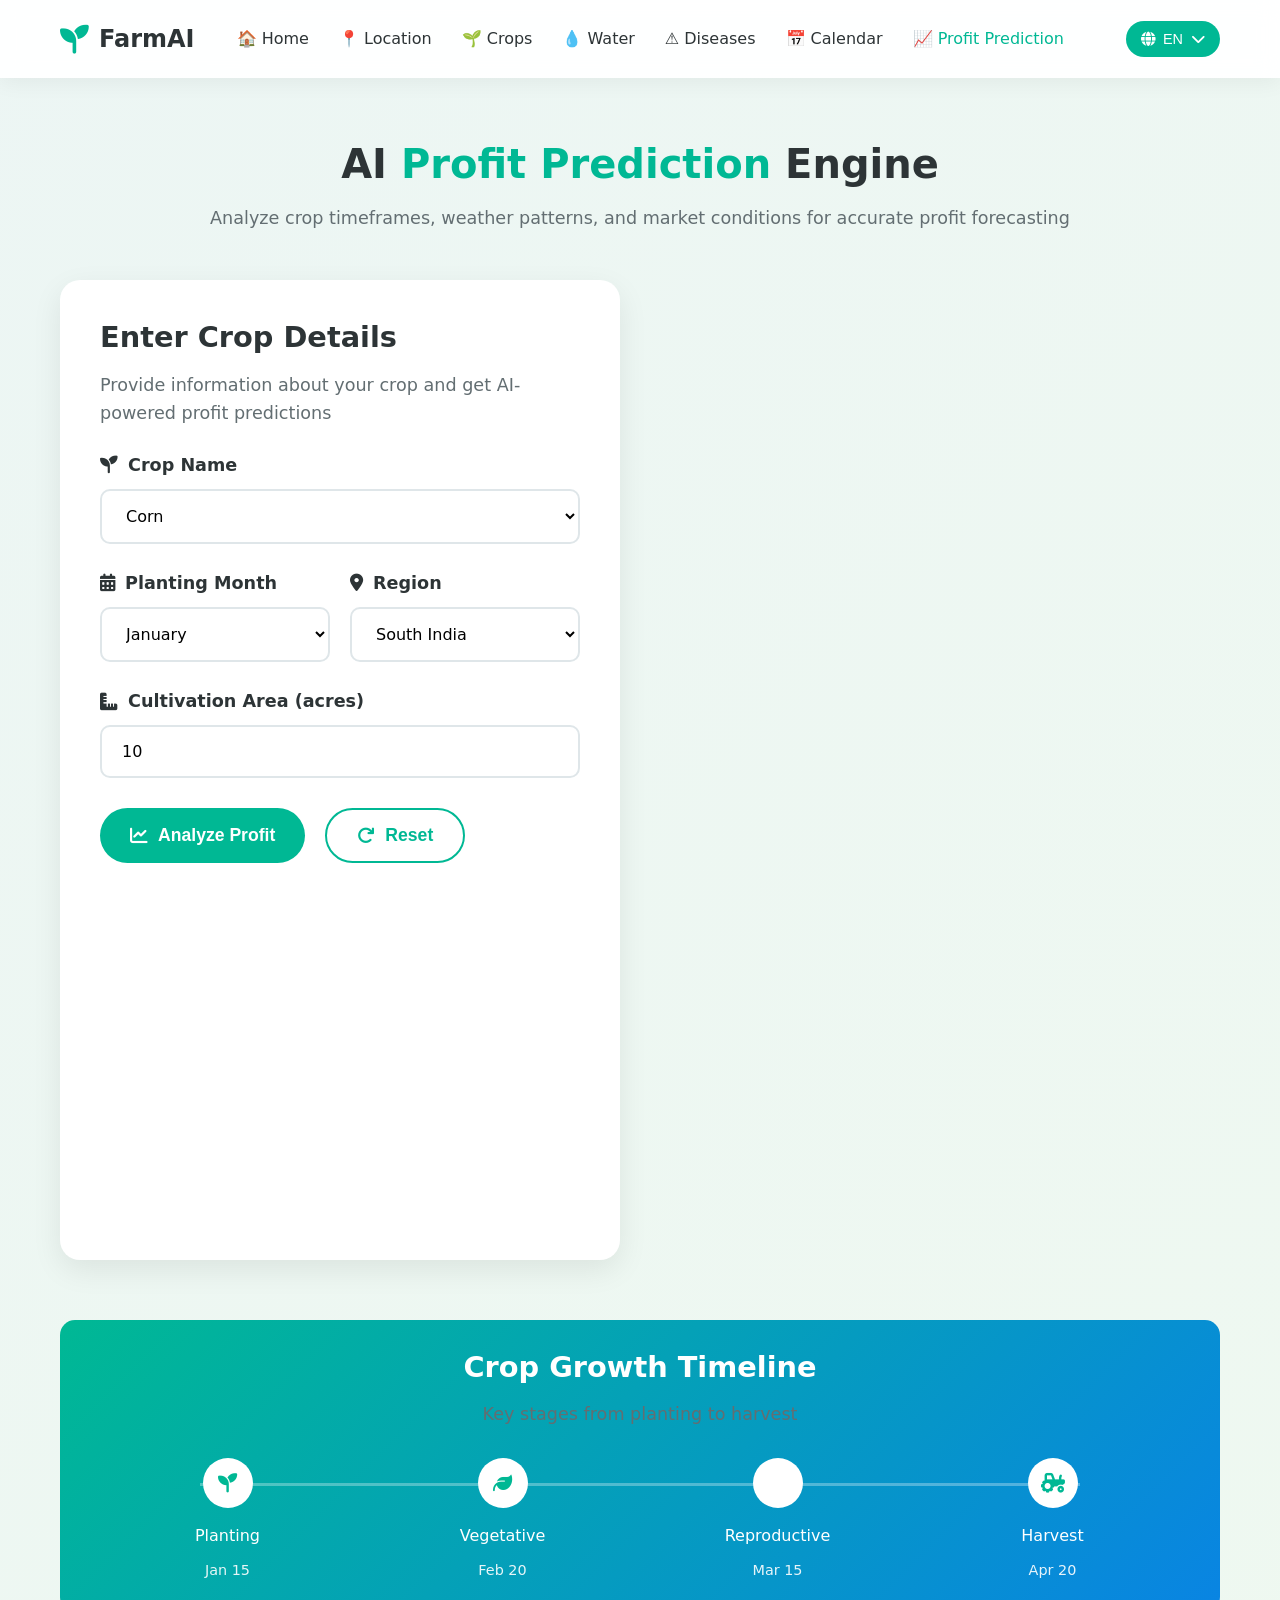
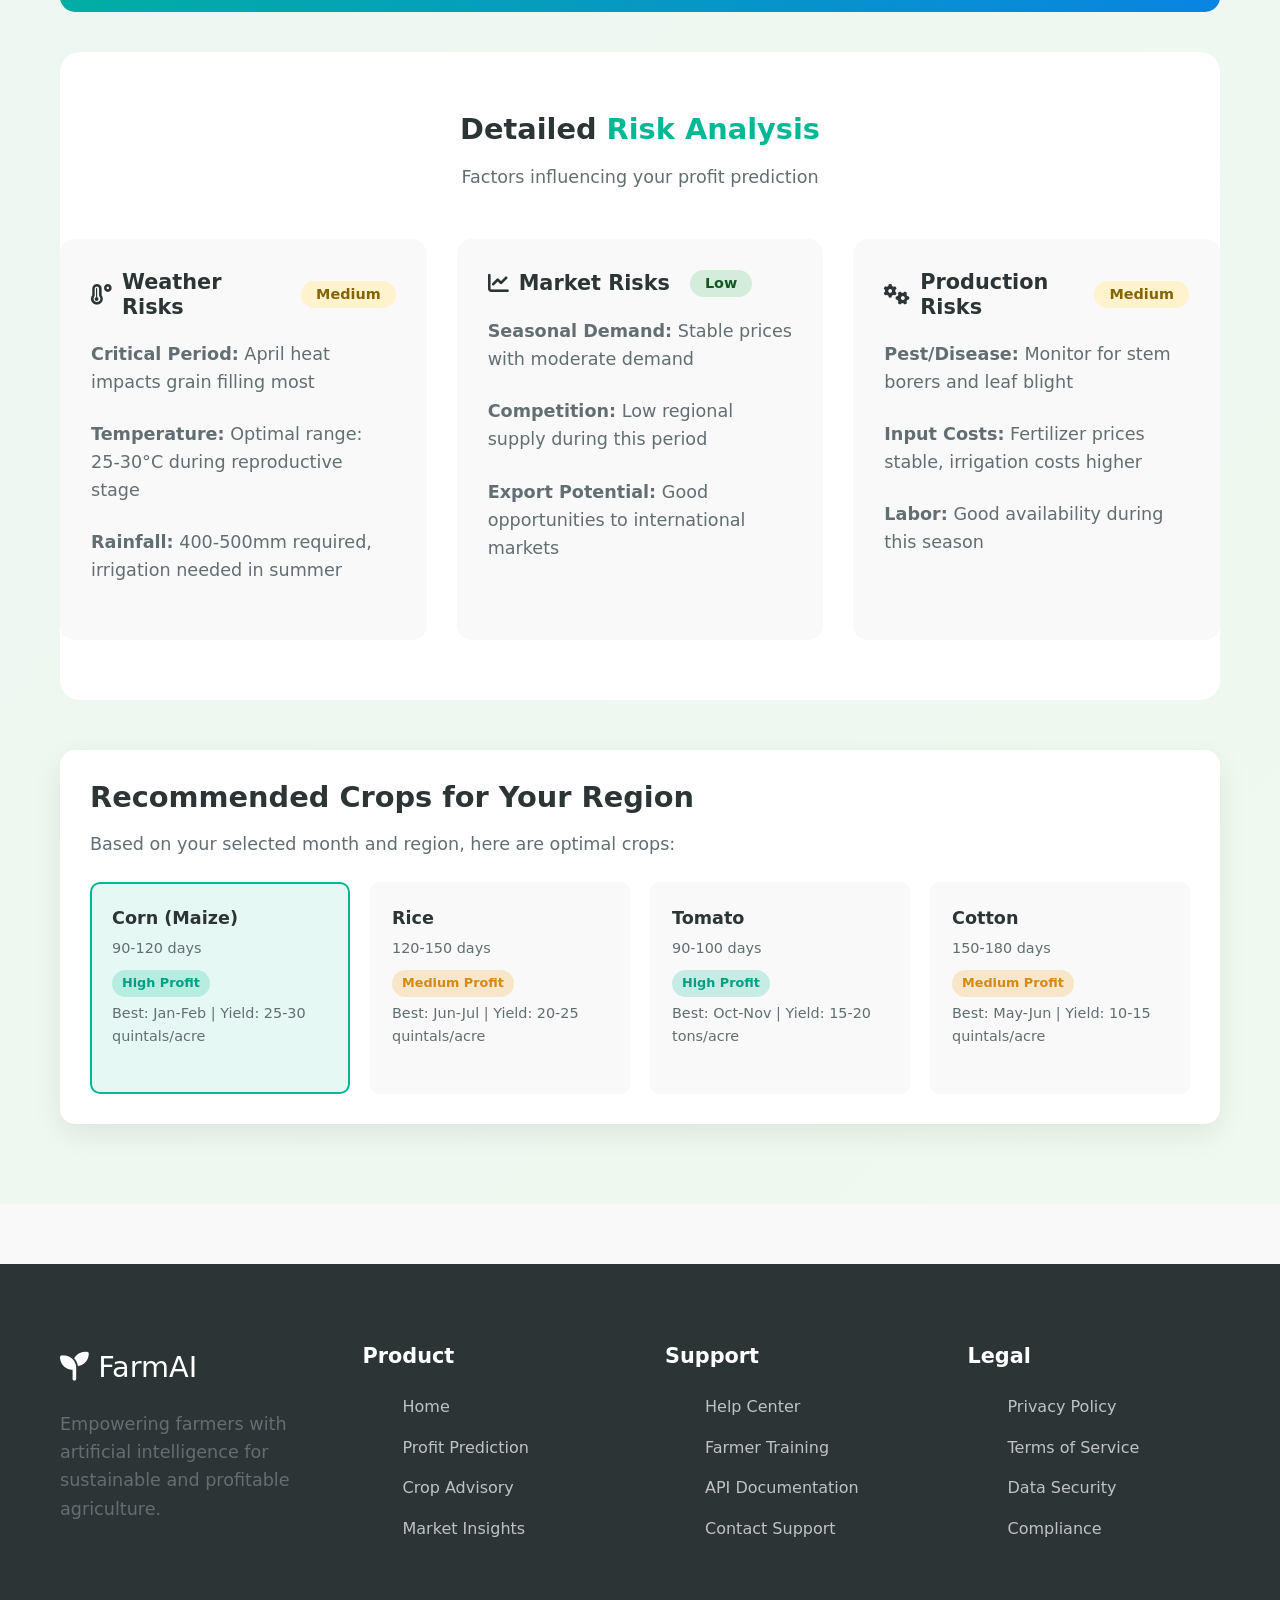
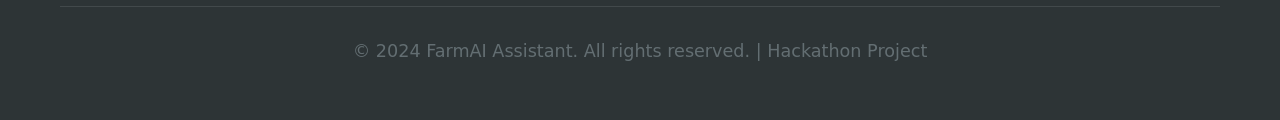
<file: profit.html>
<!DOCTYPE html>
<html lang="en">
<head>
    <meta charset="UTF-8">
    <meta name="viewport" content="width=device-width, initial-scale=1.0">
    <title>FarmAI - AI-Powered Profit Prediction</title>
    <link rel="stylesheet" href="https://cdnjs.cloudflare.com/ajax/libs/font-awesome/6.4.0/css/all.min.css">
    <style>
        /* ===== RESET & BASE ===== */
        * {
            margin: 0;py
            padding: 0;
            box-sizing: border-box;
        }

        :root {
            --primary: #00b894;
            --primary-dark: #00a085;
            --secondary: #0984e3;
            --dark: #2d3436;
            --light: #f9f9f9;
            --gray: #636e72;
            --light-gray: #dfe6e9;
            --shadow: 0 10px 30px rgba(0, 0, 0, 0.08);
            --transition: all 0.3s ease;
        }

        body {
            font-family: 'Segoe UI', system-ui, -apple-system, sans-serif;
            line-height: 1.6;
            color: var(--dark);
            background: var(--light);
            overflow-x: hidden;
        }

        .container {
            width: 100%;
            max-width: 1200px;
            margin: 0 auto;
            padding: 0 20px;
        }

        /* ===== TYPOGRAPHY ===== */
        h1, h2, h3, h4 {
            font-weight: 700;
            line-height: 1.2;
            margin-bottom: 1rem;
        }

        h1 {
            font-size: 3.5rem;
        }

        h2 {
            font-size: 2.5rem;
            color: var(--dark);
        }

        h3 {
            font-size: 1.8rem;
        }

        p {
            margin-bottom: 1.5rem;
            color: var(--gray);
            font-size: 1.1rem;
        }

        .section-title {
            text-align: center;
            margin-bottom: 3rem;
        }

        .section-title span {
            color: var(--primary);
        }

        /* ===== BUTTONS ===== */
        .btn {
            display: inline-flex;
            align-items: center;
            gap: 10px;
            padding: 15px 30px;
            border-radius: 50px;
            text-decoration: none;
            font-weight: 600;
            font-size: 1.1rem;
            transition: var(--transition);
            border: none;
            cursor: pointer;
        }

        .btn-primary {
            background: var(--primary);
            color: white;
        }

        .btn-primary:hover {
            background: var(--primary-dark);
            transform: translateY(-3px);
            box-shadow: 0 10px 20px rgba(0, 184, 148, 0.3);
        }

        .btn-secondary {
            background: white;
            color: var(--primary);
            border: 2px solid var(--primary);
        }

        .btn-secondary:hover {
            background: var(--primary);
            color: white;
        }

        /* ===== NAVBAR ===== */
        .navbar {
            position: fixed;
            top: 0;
            width: 100%;
            background: rgba(255, 255, 255, 0.95);
            backdrop-filter: blur(10px);
            box-shadow: 0 5px 20px rgba(0, 0, 0, 0.05);
            z-index: 1000;
            padding: 20px 0;
        }

        .nav-container {
            display: flex;
            justify-content: space-between;
            align-items: center;
        }

        .logo {
            display: flex;
            align-items: center;
            gap: 10px;
            text-decoration: none;
            color: var(--dark);
            font-weight: 700;
            font-size: 1.5rem;
        }

        .logo i {
            color: var(--primary);
            font-size: 1.8rem;
        }

        .nav-links {
            display: flex;
            gap: 30px;
        }

        .nav-links a {
            text-decoration: none;
            color: var(--dark);
            font-weight: 500;
            transition: var(--transition);
            position: relative;
        }

        .nav-links a:hover {
            color: var(--primary);
        }

        .nav-links a::after {
            content: '';
            position: absolute;
            bottom: -5px;
            left: 0;
            width: 0;
            height: 2px;
            background: var(--primary);
            transition: var(--transition);
        }

        .nav-links a:hover::after {
            width: 100%;
        }

        .mobile-menu-btn {
            display: none;
            background: none;
            border: none;
            font-size: 1.5rem;
            color: var(--dark);
            cursor: pointer;
        }

        /* ===== LANGUAGE SELECTOR ===== */
        .language-selector {
            position: relative;
            margin-left: 20px;
        }

        .language-btn {
            display: flex;
            align-items: center;
            gap: 8px;
            padding: 10px 15px;
            background: var(--primary);
            color: white;
            border: none;
            border-radius: 25px;
            cursor: pointer;
            font-size: 0.9rem;
            font-weight: 500;
            transition: var(--transition);
        }

        .language-btn:hover {
            background: var(--primary-dark);
            transform: translateY(-2px);
        }

        .language-menu {
            position: absolute;
            top: 100%;
            right: 0;
            background: white;
            border-radius: 10px;
            box-shadow: 0 10px 30px rgba(0, 0, 0, 0.15);
            min-width: 200px;
            z-index: 1000;
            opacity: 0;
            visibility: hidden;
            transform: translateY(-10px);
            transition: var(--transition);
            margin-top: 10px;
        }

        .language-menu.active {
            opacity: 1;
            visibility: visible;
            transform: translateY(0);
        }

        .language-option {
            display: flex;
            align-items: center;
            gap: 12px;
            padding: 12px 16px;
            cursor: pointer;
            transition: var(--transition);
            border-bottom: 1px solid var(--light-gray);
        }

        .language-option:last-child {
            border-bottom: none;
        }

        .language-option:hover {
            background: var(--light);
            color: var(--primary);
        }

        /* ===== PROFIT PREDICTION PAGE STYLES ===== */
        .profit-prediction {
            padding: 140px 0 80px;
            background: linear-gradient(135deg, rgba(0, 184, 148, 0.05) 0%, rgba(152, 251, 152, 0.1) 100%);
            min-height: 100vh;
        }

        .prediction-container {
            display: grid;
            grid-template-columns: 1fr 1fr;
            gap: 40px;
            margin-bottom: 60px;
        }

        @media (max-width: 992px) {
            .prediction-container {
                grid-template-columns: 1fr;
            }
        }

        .prediction-form {
            background: white;
            padding: 40px;
            border-radius: 20px;
            box-shadow: var(--shadow);
        }

        .form-group {
            margin-bottom: 25px;
        }

        .form-group label {
            display: block;
            margin-bottom: 10px;
            font-weight: 600;
            color: var(--dark);
            font-size: 1.1rem;
            display: flex;
            align-items: center;
            gap: 10px;
        }

        .form-control {
            width: 100%;
            padding: 15px 20px;
            border: 2px solid var(--light-gray);
            border-radius: 10px;
            font-size: 1rem;
            transition: var(--transition);
            font-family: inherit;
            background: white;
        }

        .form-control:focus {
            outline: none;
            border-color: var(--primary);
            box-shadow: 0 0 0 3px rgba(0, 184, 148, 0.1);
        }

        .form-row {
            display: grid;
            grid-template-columns: 1fr 1fr;
            gap: 20px;
        }

        .form-actions {
            display: flex;
            gap: 20px;
            margin-top: 30px;
        }

        .prediction-results {
            background: white;
            padding: 40px;
            border-radius: 20px;
            box-shadow: var(--shadow);
            opacity: 0;
            transform: translateY(20px);
            transition: all 0.5s ease;
        }

        .prediction-results.active {
            opacity: 1;
            transform: translateY(0);
        }

        .result-header {
            text-align: center;
            margin-bottom: 30px;
            padding-bottom: 20px;
            border-bottom: 2px solid var(--light-gray);
        }

        .profit-indicator {
            font-size: 3rem;
            font-weight: 700;
            margin-bottom: 10px;
        }

        .profit-positive {
            color: var(--primary);
        }

        .profit-negative {
            color: #e74c3c;
        }

        .result-metric {
            margin-bottom: 20px;
            padding: 20px;
            background: var(--light);
            border-radius: 10px;
            border-left: 4px solid var(--primary);
        }

        .metric-label {
            font-weight: 600;
            color: var(--dark);
            margin-bottom: 8px;
            display: flex;
            align-items: center;
            gap: 10px;
        }

        .metric-value {
            font-size: 1.4rem;
            font-weight: 700;
            color: var(--dark);
        }

        .metric-subtext {
            font-size: 0.9rem;
            color: var(--gray);
            margin-top: 5px;
        }

        .weather-impact {
            background: linear-gradient(135deg, rgba(9, 132, 227, 0.1) 0%, rgba(9, 132, 227, 0.05) 100%);
            border-left-color: var(--secondary);
        }

        .market-impact {
            background: linear-gradient(135deg, rgba(243, 156, 18, 0.1) 0%, rgba(243, 156, 18, 0.05) 100%);
            border-left-color: #f39c12;
        }

        .analysis-section {
            background: white;
            padding: 60px 0;
            border-radius: 20px;
            margin-top: 40px;
        }

        .analysis-grid {
            display: grid;
            grid-template-columns: repeat(auto-fit, minmax(300px, 1fr));
            gap: 30px;
            margin-top: 40px;
        }

        .analysis-card {
            background: var(--light);
            padding: 30px;
            border-radius: 15px;
            transition: var(--transition);
            border: 1px solid transparent;
        }

        .analysis-card:hover {
            transform: translateY(-5px);
            box-shadow: var(--shadow);
            border-color: var(--primary);
        }

        .analysis-card h3 {
            display: flex;
            align-items: center;
            gap: 10px;
            margin-bottom: 20px;
            color: var(--dark);
            font-size: 1.3rem;
        }

        .risk-level {
            display: inline-block;
            padding: 5px 15px;
            border-radius: 20px;
            font-size: 0.9rem;
            font-weight: 600;
            margin-left: 10px;
        }

        .risk-low {
            background: #d4edda;
            color: #155724;
        }

        .risk-medium {
            background: #fff3cd;
            color: #856404;
        }

        .risk-high {
            background: #f8d7da;
            color: #721c24;
        }

        .crop-timeline {
            margin-top: 30px;
            padding: 30px;
            background: linear-gradient(135deg, var(--primary) 0%, var(--secondary) 100%);
            color: white;
            border-radius: 15px;
        }

        .timeline-header {
            text-align: center;
            margin-bottom: 30px;
        }

        .timeline-steps {
            display: flex;
            justify-content: space-between;
            position: relative;
            margin-top: 30px;
        }

        .timeline-steps::before {
            content: '';
            position: absolute;
            top: 25px;
            left: 10%;
            width: 80%;
            height: 3px;
            background: rgba(255, 255, 255, 0.3);
        }

        .timeline-step {
            text-align: center;
            position: relative;
            z-index: 2;
            flex: 1;
        }

        .timeline-icon {
            width: 50px;
            height: 50px;
            background: white;
            border-radius: 50%;
            display: flex;
            align-items: center;
            justify-content: center;
            margin: 0 auto 15px;
            color: var(--primary);
            font-size: 1.2rem;
        }

        .timeline-date {
            font-size: 0.9rem;
            opacity: 0.9;
            margin-top: 10px;
        }

        .loading {
            display: none;
            text-align: center;
            padding: 40px;
            background: white;
            border-radius: 15px;
            box-shadow: var(--shadow);
            margin: 30px 0;
        }

        .loading.active {
            display: block;
        }

        .spinner {
            width: 50px;
            height: 50px;
            border: 5px solid var(--light-gray);
            border-top: 5px solid var(--primary);
            border-radius: 50%;
            animation: spin 1s linear infinite;
            margin: 0 auto 20px;
        }

        @keyframes spin {
            0% { transform: rotate(0deg); }
            100% { transform: rotate(360deg); }
        }

        .crop-database {
            margin-top: 50px;
            background: white;
            padding: 30px;
            border-radius: 15px;
            box-shadow: var(--shadow);
        }

        .database-grid {
            display: grid;
            grid-template-columns: repeat(auto-fit, minmax(250px, 1fr));
            gap: 20px;
            margin-top: 20px;
        }

        .crop-item {
            padding: 20px;
            background: var(--light);
            border-radius: 10px;
            cursor: pointer;
            transition: var(--transition);
            border: 2px solid transparent;
        }

        .crop-item:hover {
            border-color: var(--primary);
            transform: translateY(-3px);
        }

        .crop-item.active {
            border-color: var(--primary);
            background: rgba(0, 184, 148, 0.1);
        }

        .crop-name {
            font-weight: 600;
            color: var(--dark);
            margin-bottom: 5px;
            font-size: 1.1rem;
        }

        .crop-duration {
            font-size: 0.9rem;
            color: var(--gray);
        }

        .crop-profitability {
            display: inline-block;
            padding: 3px 10px;
            border-radius: 15px;
            font-size: 0.8rem;
            font-weight: 600;
            margin-top: 10px;
        }

        .profit-high {
            background: rgba(0, 184, 148, 0.2);
            color: var(--primary-dark);
        }

        .profit-medium {
            background: rgba(243, 156, 18, 0.2);
            color: #d68910;
        }

        /* ===== FOOTER ===== */
        footer {
            background: var(--dark);
            color: white;
            padding: 80px 0 30px;
            margin-top: 60px;
        }

        .footer-content {
            display: grid;
            grid-template-columns: repeat(auto-fit, minmax(250px, 1fr));
            gap: 50px;
            margin-bottom: 50px;
        }

        .footer-logo {
            font-size: 1.8rem;
            margin-bottom: 20px;
        }

        .footer-links h3 {
            color: white;
            margin-bottom: 25px;
            font-size: 1.3rem;
        }

        .footer-links ul {
            list-style: none;
        }

        .footer-links li {
            margin-bottom: 15px;
        }

        .footer-links a {
            color: rgba(255, 255, 255, 0.7);
            text-decoration: none;
            transition: var(--transition);
        }

        .footer-links a:hover {
            color: white;
            padding-left: 5px;
        }

        .copyright {
            text-align: center;
            padding-top: 30px;
            border-top: 1px solid rgba(255, 255, 255, 0.1);
            color: rgba(255, 255, 255, 0.5);
        }

        /* ===== RESPONSIVE ===== */
        @media (max-width: 992px) {
            h1 {
                font-size: 2.8rem;
            }
            
            h2 {
                font-size: 2.2rem;
            }
            
            h3 {
                font-size: 1.5rem;
            }
            
            .prediction-container {
                grid-template-columns: 1fr;
            }
            
            .analysis-grid {
                grid-template-columns: 1fr;
            }
            
            .database-grid {
                grid-template-columns: repeat(2, 1fr);
            }
        }

        @media (max-width: 768px) {
            .nav-links {
                display: none;
                position: absolute;
                top: 100%;
                left: 0;
                width: 100%;
                background: white;
                flex-direction: column;
                padding: 20px;
                box-shadow: 0 10px 20px rgba(0,0,0,0.1);
            }
            
            .nav-links.active {
                display: flex;
            }
            
            .mobile-menu-btn {
                display: block;
            }
            
            .profit-prediction {
                padding: 120px 0 60px;
            }
            
            .prediction-form,
            .prediction-results {
                padding: 30px 20px;
            }
            
            .form-row {
                grid-template-columns: 1fr;
            }
            
            .form-actions {
                flex-direction: column;
            }
            
            .btn {
                width: 100%;
                justify-content: center;
            }
            
            .timeline-steps {
                flex-direction: column;
                gap: 30px;
            }
            
            .timeline-steps::before {
                top: 0;
                left: 50%;
                width: 3px;
                height: 80%;
                transform: translateX(-50%);
            }
            
            .database-grid {
                grid-template-columns: 1fr;
            }
        }

        @media (max-width: 480px) {
            h1 {
                font-size: 2.2rem;
            }
            
            h2 {
                font-size: 1.8rem;
            }
            
            h3 {
                font-size: 1.3rem;
            }
            
            .profit-indicator {
                font-size: 2.2rem;
            }
            
            .metric-value {
                font-size: 1.2rem;
            }
        }

        .mb-4 {
            margin-bottom: 1.5rem !important;
        }
    </style>
</head>
<body>
    <!-- Navbar -->
    <nav class="navbar">
        <div class="container nav-container">
            <a href="index.html" class="logo">
                <i class="fas fa-seedling"></i>
                <span>FarmAI</span>
            </a>
            
            <div class="nav-links">
                <a href="index.html">🏠 Home</a>
                <a href="location.html">📍 Location</a>
                <a href="crops.html">🌱 Crops</a>
                <a href="water.html">💧 Water</a>
                <a href="diseases.html">⚠️ Diseases</a>
                <a href="calendar.html">📅 Calendar</a>
                <a href="/profit_prediction" style="color: var(--primary);">📈 Profit Prediction</a>
            </div>
            
            <div class="language-selector">
                <button class="language-btn" onclick="toggleLanguageMenu()">
                    <i class="fas fa-globe"></i>
                    <span id="current-language">EN</span>
                    <i class="fas fa-chevron-down"></i>
                </button>
                <div class="language-menu" id="languageMenu">
                    <div class="language-option" onclick="changeLanguage('en')">
                        <span class="flag">🇺🇸</span>
                        <span>English</span>
                    </div>
                    <div class="language-option" onclick="changeLanguage('hi')">
                        <span class="flag">🇮🇳</span>
                        <span>हिंदी</span>
                    </div>
                    <div class="language-option" onclick="changeLanguage('te')">
                        <span class="flag">🇮🇳</span>
                        <span>తెలుగు</span>
                    </div>
                </div>
            </div>
            
            <button class="mobile-menu-btn">
                <i class="fas fa-bars"></i>
            </button>
        </div>
    </nav>

    <!-- Profit Prediction Section -->
    <section class="profit-prediction">
        <div class="container">
            <div class="section-title">
                <h2>AI <span>Profit Prediction</span> Engine</h2>
                <p>Analyze crop timeframes, weather patterns, and market conditions for accurate profit forecasting</p>
            </div>
            
            <div class="prediction-container">
                <!-- Input Form -->
                <div class="prediction-form">
                    <h3>Enter Crop Details</h3>
                    <p class="mb-4">Provide information about your crop and get AI-powered profit predictions</p>
                    
                    <div class="form-group">
                        <label for="cropName"><i class="fas fa-seedling"></i> Crop Name</label>
                        <select class="form-control" id="cropName" required>
                            <option value="">Select a crop...</option>
                            <option value="wheat">Wheat</option>
                            <option value="corn" selected>Corn</option>
                            <option value="rice">Rice</option>
                            <option value="soybean">Soybean</option>
                            <option value="cotton">Cotton</option>
                            <option value="sugarcane">Sugarcane</option>
                            <option value="potato">Potato</option>
                            <option value="tomato">Tomato</option>
                            <option value="strawberry">Strawberry</option>
                        </select>
                    </div>
                    
                    <div class="form-row">
                        <div class="form-group">
                            <label for="plantingMonth"><i class="fas fa-calendar-alt"></i> Planting Month</label>
                            <select class="form-control" id="plantingMonth" required>
                                <option value="">Select month...</option>
                                <option value="1" selected>January</option>
                                <option value="2">February</option>
                                <option value="3">March</option>
                                <option value="4">April</option>
                                <option value="5">May</option>
                                <option value="6">June</option>
                                <option value="7">July</option>
                                <option value="8">August</option>
                                <option value="9">September</option>
                                <option value="10">October</option>
                                <option value="11">November</option>
                                <option value="12">December</option>
                            </select>
                        </div>
                        
                        <div class="form-group">
                            <label for="region"><i class="fas fa-map-marker-alt"></i> Region</label>
                            <select class="form-control" id="region" required>
                                <option value="">Select region...</option>
                                <option value="north">North India</option>
                                <option value="south" selected>South India</option>
                                <option value="east">East India</option>
                                <option value="west">West India</option>
                                <option value="central">Central India</option>
                            </select>
                        </div>
                    </div>
                    
                    <div class="form-group">
                        <label for="area"><i class="fas fa-ruler-combined"></i> Cultivation Area (acres)</label>
                        <input type="number" class="form-control" id="area" min="1" max="1000" value="10" required>
                    </div>
                    
                    <div class="form-actions">
                        <button class="btn btn-primary" onclick="analyzeProfit()">
                            <i class="fas fa-chart-line"></i> Analyze Profit
                        </button>
                        <button class="btn btn-secondary" onclick="resetForm()">
                            <i class="fas fa-redo"></i> Reset
                        </button>
                    </div>
                </div>
                
                <!-- Results Display -->
                <div class="prediction-results" id="predictionResults">
                    <div class="result-header">
                        <div class="profit-indicator profit-positive" id="profitIndicator">+₹28,400</div>
                        <h3 id="cropResultTitle">Corn Profit Prediction</h3>
                        <p id="predictionSummary">Based on January planting and South India region conditions</p>
                    </div>
                    
                    <div class="result-metric">
                        <div class="metric-label">
                            <i class="fas fa-calendar-check"></i> Growing Duration
                        </div>
                        <div class="metric-value" id="growingDuration">90-120 days</div>
                        <div class="metric-subtext" id="harvestTimeline">Harvest expected in April-May</div>
                    </div>
                    
                    <div class="result-metric weather-impact">
                        <div class="metric-label">
                            <i class="fas fa-cloud-sun"></i> Weather Impact
                        </div>
                        <div class="metric-value" id="weatherImpact">Medium Risk</div>
                        <div class="metric-subtext">April heat critical for grain filling</div>
                    </div>
                    
                    <div class="result-metric market-impact">
                        <div class="metric-label">
                            <i class="fas fa-chart-bar"></i> Market Outlook
                        </div>
                        <div class="metric-value" id="marketOutlook">Stable</div>
                        <div class="metric-subtext">Normal demand with +5% seasonal price premium</div>
                    </div>
                    
                    <div class="result-metric">
                        <div class="metric-label">
                            <i class="fas fa-rupee-sign"></i> Estimated Profit/Loss
                        </div>
                        <div class="metric-value" id="estimatedProfit">₹28,400 per acre</div>
                        <div class="metric-subtext">ROI: 28% | Break-even: ₹25,000/acre</div>
                    </div>
                </div>
            </div>
            
            <!-- Loading Animation -->
            <div class="loading" id="loadingAnimation">
                <div class="spinner"></div>
                <h3>Analyzing Profit Factors...</h3>
                <p>Checking weather patterns, market trends, and crop calendars</p>
            </div>
            
            <!-- Crop Timeline Visualization -->
            <div class="crop-timeline" id="cropTimeline">
                <div class="timeline-header">
                    <h3>Crop Growth Timeline</h3>
                    <p>Key stages from planting to harvest</p>
                </div>
                <div class="timeline-steps">
                    <div class="timeline-step">
                        <div class="timeline-icon">
                            <i class="fas fa-seedling"></i>
                        </div>
                        <div class="timeline-label">Planting</div>
                        <div class="timeline-date" id="plantingDate">Jan 15</div>
                    </div>
                    <div class="timeline-step">
                        <div class="timeline-icon">
                            <i class="fas fa-leaf"></i>
                        </div>
                        <div class="timeline-label">Vegetative</div>
                        <div class="timeline-date" id="vegetativeDate">Feb 20</div>
                    </div>
                    <div class="timeline-step">
                        <div class="timeline-icon">
                            <i class="fas fa-flower"></i>
                        </div>
                        <div class="timeline-label">Reproductive</div>
                        <div class="timeline-date" id="reproductiveDate">Mar 15</div>
                    </div>
                    <div class="timeline-step">
                        <div class="timeline-icon">
                            <i class="fas fa-tractor"></i>
                        </div>
                        <div class="timeline-label">Harvest</div>
                        <div class="timeline-date" id="harvestDate">Apr 20</div>
                    </div>
                </div>
            </div>
            
            <!-- Detailed Analysis -->
            <div class="analysis-section">
                <div class="section-title">
                    <h3>Detailed <span>Risk Analysis</span></h3>
                    <p>Factors influencing your profit prediction</p>
                </div>
                
                <div class="analysis-grid">
                    <div class="analysis-card">
                        <h3>
                            <i class="fas fa-temperature-high"></i> Weather Risks
                            <span class="risk-level risk-medium" id="weatherRisk">Medium</span>
                        </h3>
                        <p><strong>Critical Period:</strong> April heat impacts grain filling most</p>
                        <p><strong>Temperature:</strong> Optimal range: 25-30°C during reproductive stage</p>
                        <p><strong>Rainfall:</strong> 400-500mm required, irrigation needed in summer</p>
                    </div>
                    
                    <div class="analysis-card">
                        <h3>
                            <i class="fas fa-chart-line"></i> Market Risks
                            <span class="risk-level risk-low" id="marketRisk">Low</span>
                        </h3>
                        <p><strong>Seasonal Demand:</strong> Stable prices with moderate demand</p>
                        <p><strong>Competition:</strong> Low regional supply during this period</p>
                        <p><strong>Export Potential:</strong> Good opportunities to international markets</p>
                    </div>
                    
                    <div class="analysis-card">
                        <h3>
                            <i class="fas fa-cogs"></i> Production Risks
                            <span class="risk-level risk-medium" id="productionRisk">Medium</span>
                        </h3>
                        <p><strong>Pest/Disease:</strong> Monitor for stem borers and leaf blight</p>
                        <p><strong>Input Costs:</strong> Fertilizer prices stable, irrigation costs higher</p>
                        <p><strong>Labor:</strong> Good availability during this season</p>
                    </div>
                </div>
            </div>
            
            <!-- Crop Database -->
            <div class="crop-database">
                <h3>Recommended Crops for Your Region</h3>
                <p>Based on your selected month and region, here are optimal crops:</p>
                
                <div class="database-grid">
                    <div class="crop-item" onclick="selectCrop('corn')">
                        <div class="crop-name">Corn (Maize)</div>
                        <div class="crop-duration">90-120 days</div>
                        <div class="crop-profitability profit-high">High Profit</div>
                        <p class="metric-subtext">Best: Jan-Feb | Yield: 25-30 quintals/acre</p>
                    </div>
                    
                    <div class="crop-item" onclick="selectCrop('rice')">
                        <div class="crop-name">Rice</div>
                        <div class="crop-duration">120-150 days</div>
                        <div class="crop-profitability profit-medium">Medium Profit</div>
                        <p class="metric-subtext">Best: Jun-Jul | Yield: 20-25 quintals/acre</p>
                    </div>
                    
                    <div class="crop-item" onclick="selectCrop('tomato')">
                        <div class="crop-name">Tomato</div>
                        <div class="crop-duration">90-100 days</div>
                        <div class="crop-profitability profit-high">High Profit</div>
                        <p class="metric-subtext">Best: Oct-Nov | Yield: 15-20 tons/acre</p>
                    </div>
                    
                    <div class="crop-item" onclick="selectCrop('cotton')">
                        <div class="crop-name">Cotton</div>
                        <div class="crop-duration">150-180 days</div>
                        <div class="crop-profitability profit-medium">Medium Profit</div>
                        <p class="metric-subtext">Best: May-Jun | Yield: 10-15 quintals/acre</p>
                    </div>
                </div>
            </div>
        </div>
    </section>

    <!-- Footer -->
    <footer>
        <div class="container">
            <div class="footer-content">
                <div class="footer-about">
                    <div class="footer-logo">
                        <i class="fas fa-seedling"></i> FarmAI
                    </div>
                    <p>Empowering farmers with artificial intelligence for sustainable and profitable agriculture.</p>
                </div>
                
                <div class="footer-links">
                    <h3>Product</h3>
                    <ul>
                        <li><a href="index.html">Home</a></li>
                        <li><a href="profit_prediction.html">Profit Prediction</a></li>
                        <li><a href="crops.html">Crop Advisory</a></li>
                        <li><a href="#">Market Insights</a></li>
                    </ul>
                </div>
                
                <div class="footer-links">
                    <h3>Support</h3>
                    <ul>
                        <li><a href="#">Help Center</a></li>
                        <li><a href="#">Farmer Training</a></li>
                        <li><a href="#">API Documentation</a></li>
                        <li><a href="#">Contact Support</a></li>
                    </ul>
                </div>
                
                <div class="footer-links">
                    <h3>Legal</h3>
                    <ul>
                        <li><a href="#">Privacy Policy</a></li>
                        <li><a href="#">Terms of Service</a></li>
                        <li><a href="#">Data Security</a></li>
                        <li><a href="#">Compliance</a></li>
                    </ul>
                </div>
            </div>
            
            <div class="copyright">
                <p>&copy; 2024 FarmAI Assistant. All rights reserved. | Hackathon Project</p>
            </div>
        </div>
    </footer>

    <script>
        // Crop database with realistic data
        const cropDatabase = {
            'wheat': {
                name: 'Wheat',
                duration: '110-130 days',
                optimalMonths: [10, 11, 12],
                regions: ['north', 'central'],
                profitPerAcre: 35000,
                weatherRisk: 'High',
                marketRisk: 'Low',
                productionRisk: 'Medium',
                criticalMonth: 2,
                weatherImpact: 'Winter rainfall critical'
            },
            'corn': {
                name: 'Corn (Maize)',
                duration: '90-120 days',
                optimalMonths: [1, 4, 5, 6],
                regions: ['north', 'central', 'south'],
                profitPerAcre: 45600,
                weatherRisk: 'Medium',
                marketRisk: 'Low',
                productionRisk: 'Medium',
                criticalMonth: 4,
                weatherImpact: 'April heat critical for grain filling'
            },
            'rice': {
                name: 'Rice',
                duration: '120-150 days',
                optimalMonths: [6, 7, 8],
                regions: ['east', 'south'],
                profitPerAcre: 52000,
                weatherRisk: 'High',
                marketRisk: 'Medium',
                productionRisk: 'High',
                criticalMonth: 8,
                weatherImpact: 'Adequate water supply essential'
            },
            'soybean': {
                name: 'Soybean',
                duration: '100-110 days',
                optimalMonths: [6, 7],
                regions: ['central', 'west'],
                profitPerAcre: 38000,
                weatherRisk: 'Medium',
                marketRisk: 'Medium',
                productionRisk: 'Low',
                criticalMonth: 8,
                weatherImpact: 'Moderate rainfall needed'
            },
            'cotton': {
                name: 'Cotton',
                duration: '150-180 days',
                optimalMonths: [5, 6],
                regions: ['north', 'west'],
                profitPerAcre: 65000,
                weatherRisk: 'Low',
                marketRisk: 'High',
                productionRisk: 'Medium',
                criticalMonth: 9,
                weatherImpact: 'Dry weather during picking'
            },
            'tomato': {
                name: 'Tomato',
                duration: '90-100 days',
                optimalMonths: [10, 11, 1, 2],
                regions: ['south', 'west', 'north'],
                profitPerAcre: 75000,
                weatherRisk: 'Medium',
                marketRisk: 'High',
                productionRisk: 'High',
                criticalMonth: 11,
                weatherImpact: 'Temperature sensitive during flowering'
            },
            'strawberry': {
                name: 'Strawberry',
                duration: '60-90 days',
                optimalMonths: [10, 11],
                regions: ['south', 'west'],
                profitPerAcre: 120000,
                weatherRisk: 'High',
                marketRisk: 'Medium',
                productionRisk: 'High',
                criticalMonth: 11,
                weatherImpact: 'Temperature critical 30-60 days before harvest'
            }
        };

        // Market trends by month
        const marketTrends = {
            1: { outlook: 'Stable', premium: 0.05 },
            2: { outlook: 'Growing', premium: 0.10 },
            3: { outlook: 'Peak', premium: 0.15 },
            4: { outlook: 'Declining', premium: 0.08 },
            5: { outlook: 'Stable', premium: 0.05 },
            6: { outlook: 'Growing', premium: 0.12 },
            7: { outlook: 'Peak', premium: 0.18 },
            8: { outlook: 'High', premium: 0.15 },
            9: { outlook: 'Stable', premium: 0.07 },
            10: { outlook: 'Growing', premium: 0.12 },
            11: { outlook: 'Peak', premium: 0.20 },
            12: { outlook: 'High', premium: 0.16 }
        };

        // Weather patterns by region and month
        const weatherPatterns = {
            'north': {
                1: { risk: 'Low', condition: 'Cool, dry' },
                2: { risk: 'Low', condition: 'Moderate' },
                3: { risk: 'Low', condition: 'Warming' },
                4: { risk: 'Medium', condition: 'Hot, dry' },
                5: { risk: 'High', condition: 'Very hot' },
                6: { risk: 'Medium', condition: 'Monsoon starts' },
                7: { risk: 'Medium', condition: 'Heavy rain' },
                8: { risk: 'Low', condition: 'Rainy' },
                9: { risk: 'Low', condition: 'Reducing rain' },
                10: { risk: 'Low', condition: 'Pleasant' },
                11: { risk: 'Low', condition: 'Cool' },
                12: { risk: 'Low', condition: 'Cold' }
            },
            'south': {
                1: { risk: 'Low', condition: 'Moderate' },
                2: { risk: 'Low', condition: 'Warming' },
                3: { risk: 'Medium', condition: 'Hot' },
                4: { risk: 'High', condition: 'Very hot' },
                5: { risk: 'High', condition: 'Pre-monsoon' },
                6: { risk: 'Medium', condition: 'Monsoon' },
                7: { risk: 'Medium', condition: 'Heavy rain' },
                8: { risk: 'Medium', condition: 'Rainy' },
                9: { risk: 'Low', condition: 'Reducing rain' },
                10: { risk: 'Low', condition: 'Post-monsoon' },
                11: { risk: 'Low', condition: 'Moderate' },
                12: { risk: 'Low', condition: 'Cool' }
            }
        };

        function analyzeProfit() {
            const cropSelect = document.getElementById('cropName');
            const monthSelect = document.getElementById('plantingMonth');
            const regionSelect = document.getElementById('region');
            const areaInput = document.getElementById('area');
            
            if (!cropSelect.value || !monthSelect.value || !regionSelect.value) {
                alert('Please fill in all required fields');
                return;
            }
            
            // Show loading animation
            document.getElementById('loadingAnimation').classList.add('active');
            document.getElementById('predictionResults').classList.remove('active');
            document.getElementById('cropTimeline').style.opacity = '0.5';
            
            // Simulate AI analysis delay
            setTimeout(() => {
                displayResults(
                    cropSelect.value,
                    parseInt(monthSelect.value),
                    regionSelect.value,
                    parseFloat(areaInput.value)
                );
            }, 1500);
        }

        function displayResults(cropType, plantingMonth, region, area) {
            const crop = cropDatabase[cropType];
            const market = marketTrends[plantingMonth];
            const weather = weatherPatterns[region]?.[plantingMonth] || { risk: 'Medium', condition: 'Variable' };
            
            // Calculate harvest month
            const durationDays = crop.duration.split('-')[0];
            const harvestMonth = (plantingMonth + Math.floor(parseInt(durationDays) / 30)) % 12 || 12;
            
            // Calculate profit with adjustments
            let baseProfit = crop.profitPerAcre;
            let marketAdjustment = 1 + (market?.premium || 0);
            let weatherAdjustment = weather.risk === 'High' ? 0.8 : weather.risk === 'Medium' ? 0.9 : 1.1;
            
            // Region suitability adjustment
            const regionSuitability = crop.regions.includes(region) ? 1.2 : 0.8;
            
            // Month suitability adjustment
            const monthSuitability = crop.optimalMonths.includes(plantingMonth) ? 1.3 : 0.7;
            
            const adjustedProfit = Math.round(baseProfit * marketAdjustment * weatherAdjustment * 
                                            regionSuitability * monthSuitability);
            
            // Update results display
            document.getElementById('cropResultTitle').textContent = `${crop.name} Profit Prediction`;
            document.getElementById('predictionSummary').textContent = 
                `Based on ${getMonthName(plantingMonth)} planting and ${getRegionName(region)} region conditions`;
            
            document.getElementById('growingDuration').textContent = crop.duration;
            document.getElementById('harvestTimeline').textContent = 
                `Harvest expected in ${getMonthName(harvestMonth)}`;
            
            document.getElementById('weatherImpact').textContent = `${weather.risk} Risk`;
            document.getElementById('weatherImpact').nextElementSibling.textContent = crop.weatherImpact;
            
            document.getElementById('marketOutlook').textContent = market?.outlook || 'Stable';
            const totalProfit = adjustedProfit * area;
            document.getElementById('estimatedProfit').textContent = `₹${totalProfit.toLocaleString()} total (₹${adjustedProfit.toLocaleString()}/acre)`;
            
            // Update profit indicator
            const profitIndicator = document.getElementById('profitIndicator');
            profitIndicator.textContent = adjustedProfit >= 0 ? `+₹${adjustedProfit.toLocaleString()}` : `-₹${Math.abs(adjustedProfit).toLocaleString()}`;
            profitIndicator.className = `profit-indicator ${adjustedProfit >= 0 ? 'profit-positive' : 'profit-negative'}`;
            
            // Update risk levels
            updateRiskLevel('weatherRisk', crop.weatherRisk);
            updateRiskLevel('marketRisk', crop.marketRisk);
            updateRiskLevel('productionRisk', crop.productionRisk);
            
            // Update timeline
            updateTimeline(plantingMonth, parseInt(durationDays));
            
            // Hide loading, show results
            document.getElementById('loadingAnimation').classList.remove('active');
            document.getElementById('predictionResults').classList.add('active');
            document.getElementById('cropTimeline').style.opacity = '1';
        }

        function updateRiskLevel(elementId, riskLevel) {
            const element = document.getElementById(elementId);
            element.textContent = riskLevel;
            element.className = `risk-level risk-${riskLevel.toLowerCase()}`;
        }

        function updateTimeline(plantingMonth, durationDays) {
            const plantingDate = new Date(2024, plantingMonth - 1, 15);
            const vegetativeDate = new Date(plantingDate);
            vegetativeDate.setDate(vegetativeDate.getDate() + Math.floor(durationDays * 0.3));
            
            const reproductiveDate = new Date(plantingDate);
            reproductiveDate.setDate(reproductiveDate.getDate() + Math.floor(durationDays * 0.6));
            
            const harvestDate = new Date(plantingDate);
            harvestDate.setDate(harvestDate.getDate() + durationDays);
            
            document.getElementById('plantingDate').textContent = formatDate(plantingDate);
            document.getElementById('vegetativeDate').textContent = formatDate(vegetativeDate);
            document.getElementById('reproductiveDate').textContent = formatDate(reproductiveDate);
            document.getElementById('harvestDate').textContent = formatDate(harvestDate);
        }

        function formatDate(date) {
            return date.toLocaleDateString('en-US', { month: 'short', day: 'numeric' });
        }

        function getMonthName(monthNumber) {
            const months = ['January', 'February', 'March', 'April', 'May', 'June',
                          'July', 'August', 'September', 'October', 'November', 'December'];
            return months[monthNumber - 1];
        }

        function getRegionName(region) {
            const regions = {
                'north': 'North India',
                'south': 'South India',
                'east': 'East India',
                'west': 'West India',
                'central': 'Central India'
            };
            return regions[region] || region;
        }

        function selectCrop(cropType) {
            document.getElementById('cropName').value = cropType;
            
            // Highlight selected crop in database
            document.querySelectorAll('.crop-item').forEach(item => {
                item.classList.remove('active');
            });
            event.currentTarget.classList.add('active');
        }

        function resetForm() {
            document.getElementById('cropName').value = 'corn';
            document.getElementById('plantingMonth').value = '1';
            document.getElementById('region').value = 'south';
            document.getElementById('area').value = '10';
            document.getElementById('predictionResults').classList.remove('active');
            
            // Reset crop selection highlights
            document.querySelectorAll('.crop-item').forEach(item => {
                item.classList.remove('active');
            });
            document.querySelector('.crop-item').classList.add('active');
        }

        // Initialize with default values
        window.onload = function() {
            // Set default values as shown in your image
            document.getElementById('cropName').value = 'corn';
            document.getElementById('plantingMonth').value = '1';
            document.getElementById('region').value = 'south';
            document.getElementById('area').value = '10';
            
            // Highlight default crop
            document.querySelectorAll('.crop-item')[0].classList.add('active');
            
            // Mobile menu functionality
            const mobileMenuBtn = document.querySelector('.mobile-menu-btn');
            const navLinks = document.querySelector('.nav-links');
            
            mobileMenuBtn.addEventListener('click', () => {
                navLinks.classList.toggle('active');
            });
            
            document.querySelectorAll('.nav-links a').forEach(link => {
                link.addEventListener('click', () => {
                    navLinks.classList.remove('active');
                });
            });
            
            // Language selector functionality
            function toggleLanguageMenu() {
                document.getElementById('languageMenu').classList.toggle('active');
            }

            window.toggleLanguageMenu = toggleLanguageMenu;

            function changeLanguage(lang) {
                document.getElementById('current-language').textContent = lang.toUpperCase();
                document.getElementById('languageMenu').classList.remove('active');
            }

            window.changeLanguage = changeLanguage;

            // Close language menu when clicking outside
            document.addEventListener('click', (event) => {
                const languageMenu = document.getElementById('languageMenu');
                const languageBtn = document.querySelector('.language-btn');
                
                if (!languageMenu.contains(event.target) && !languageBtn.contains(event.target)) {
                    languageMenu.classList.remove('active');
                }
            });
        }
    </script>
</body>
</html>
</file>
